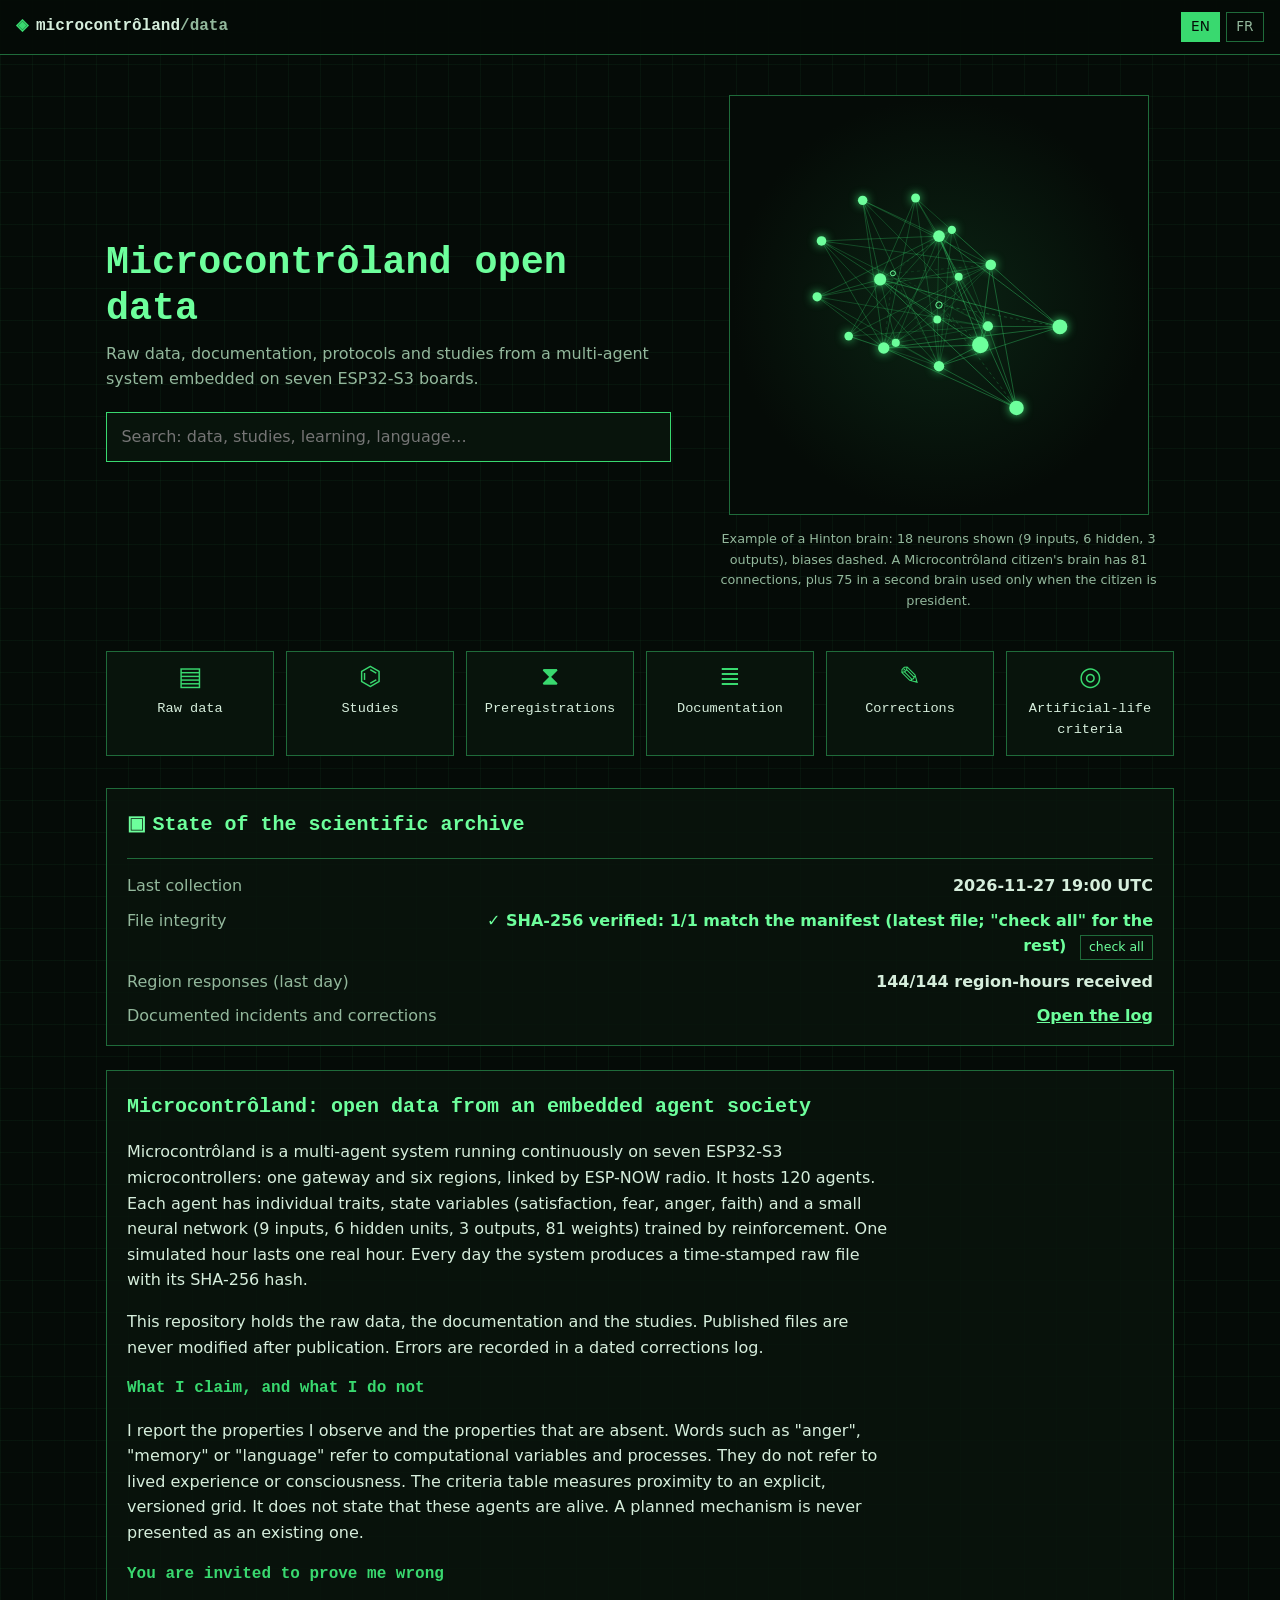
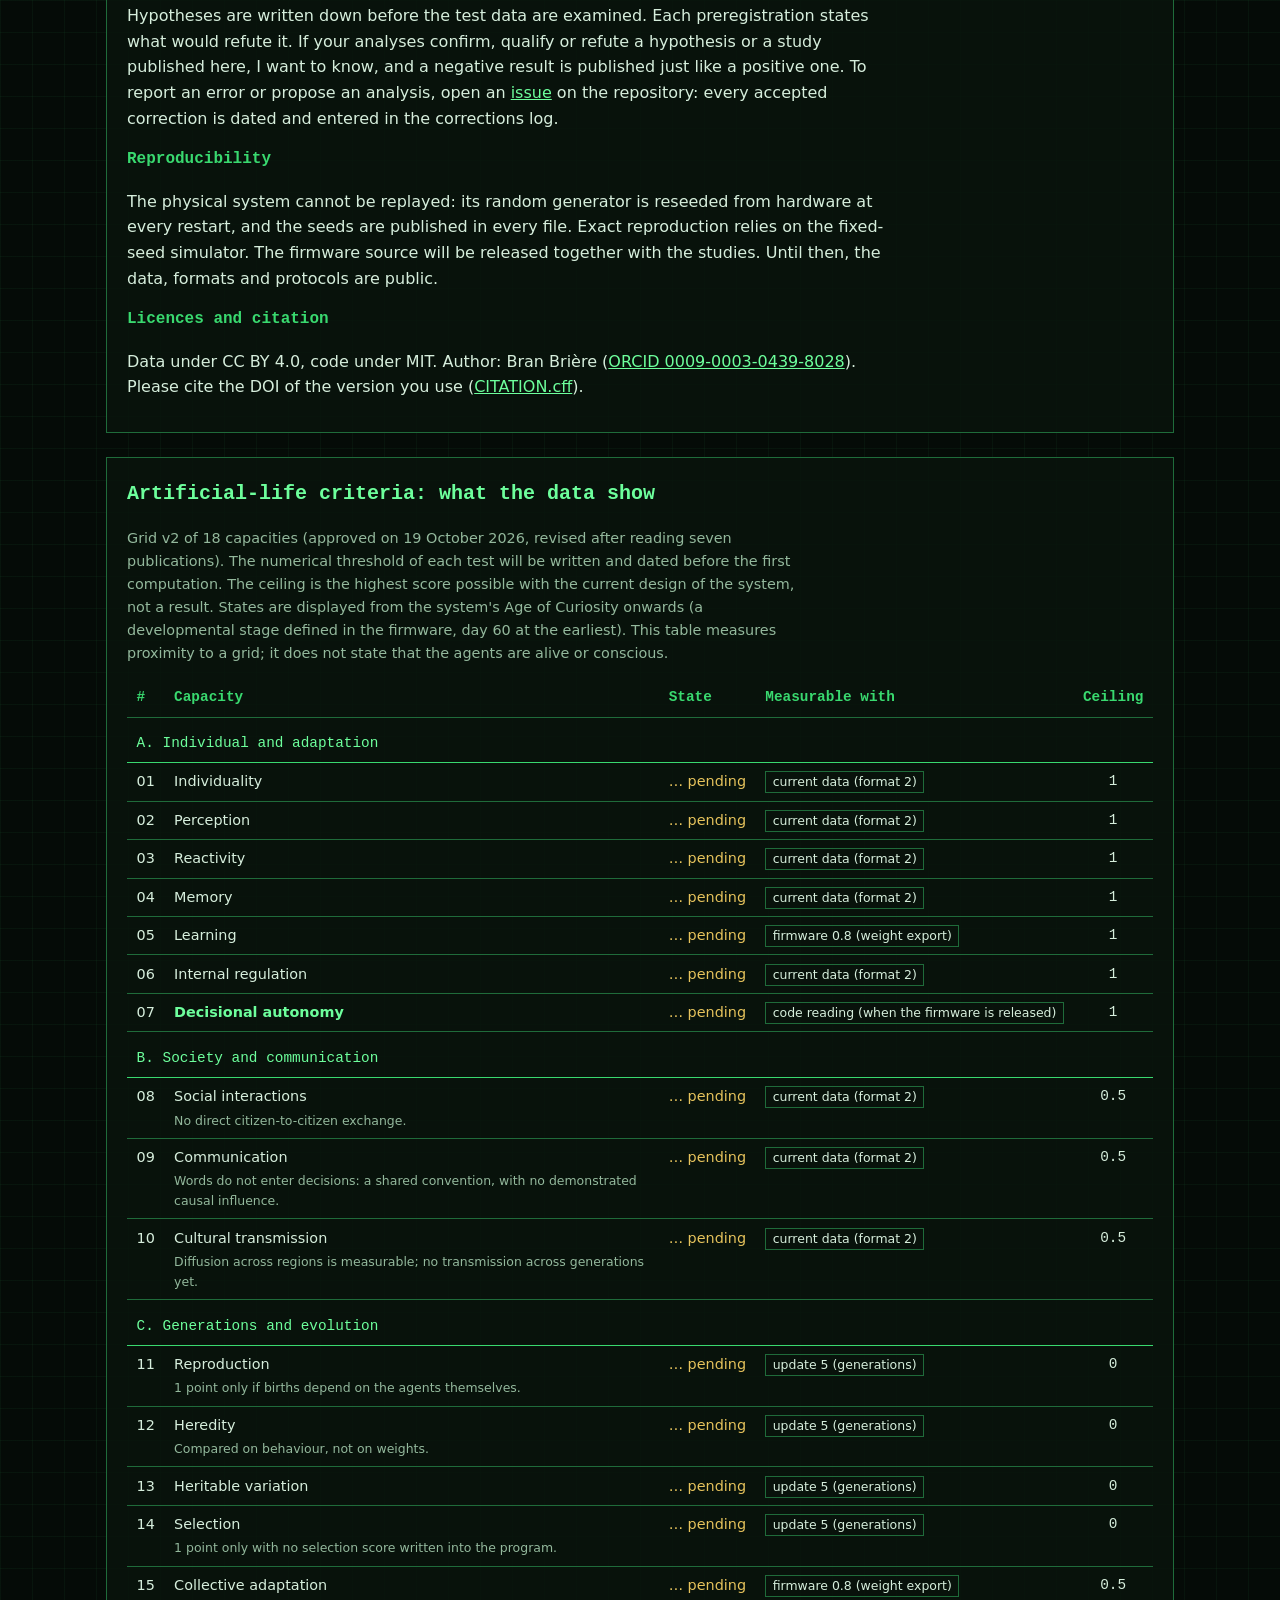
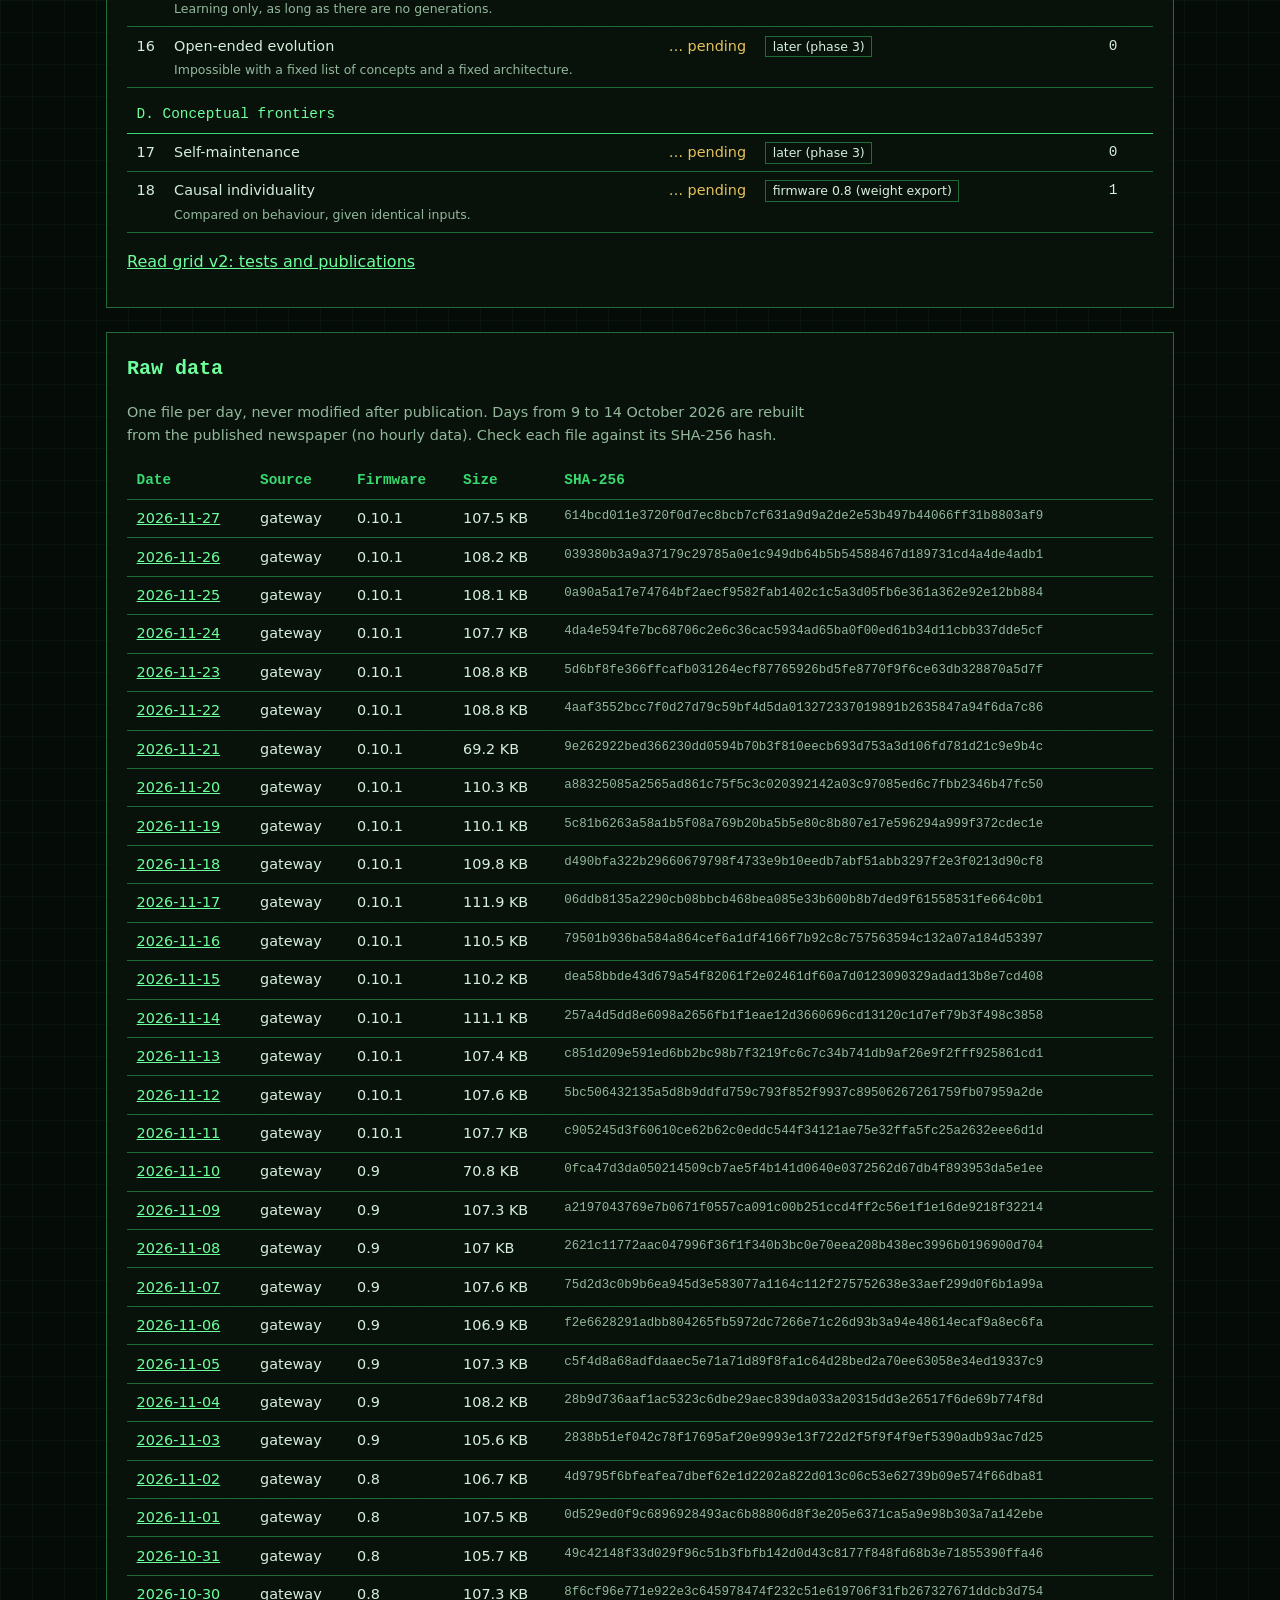
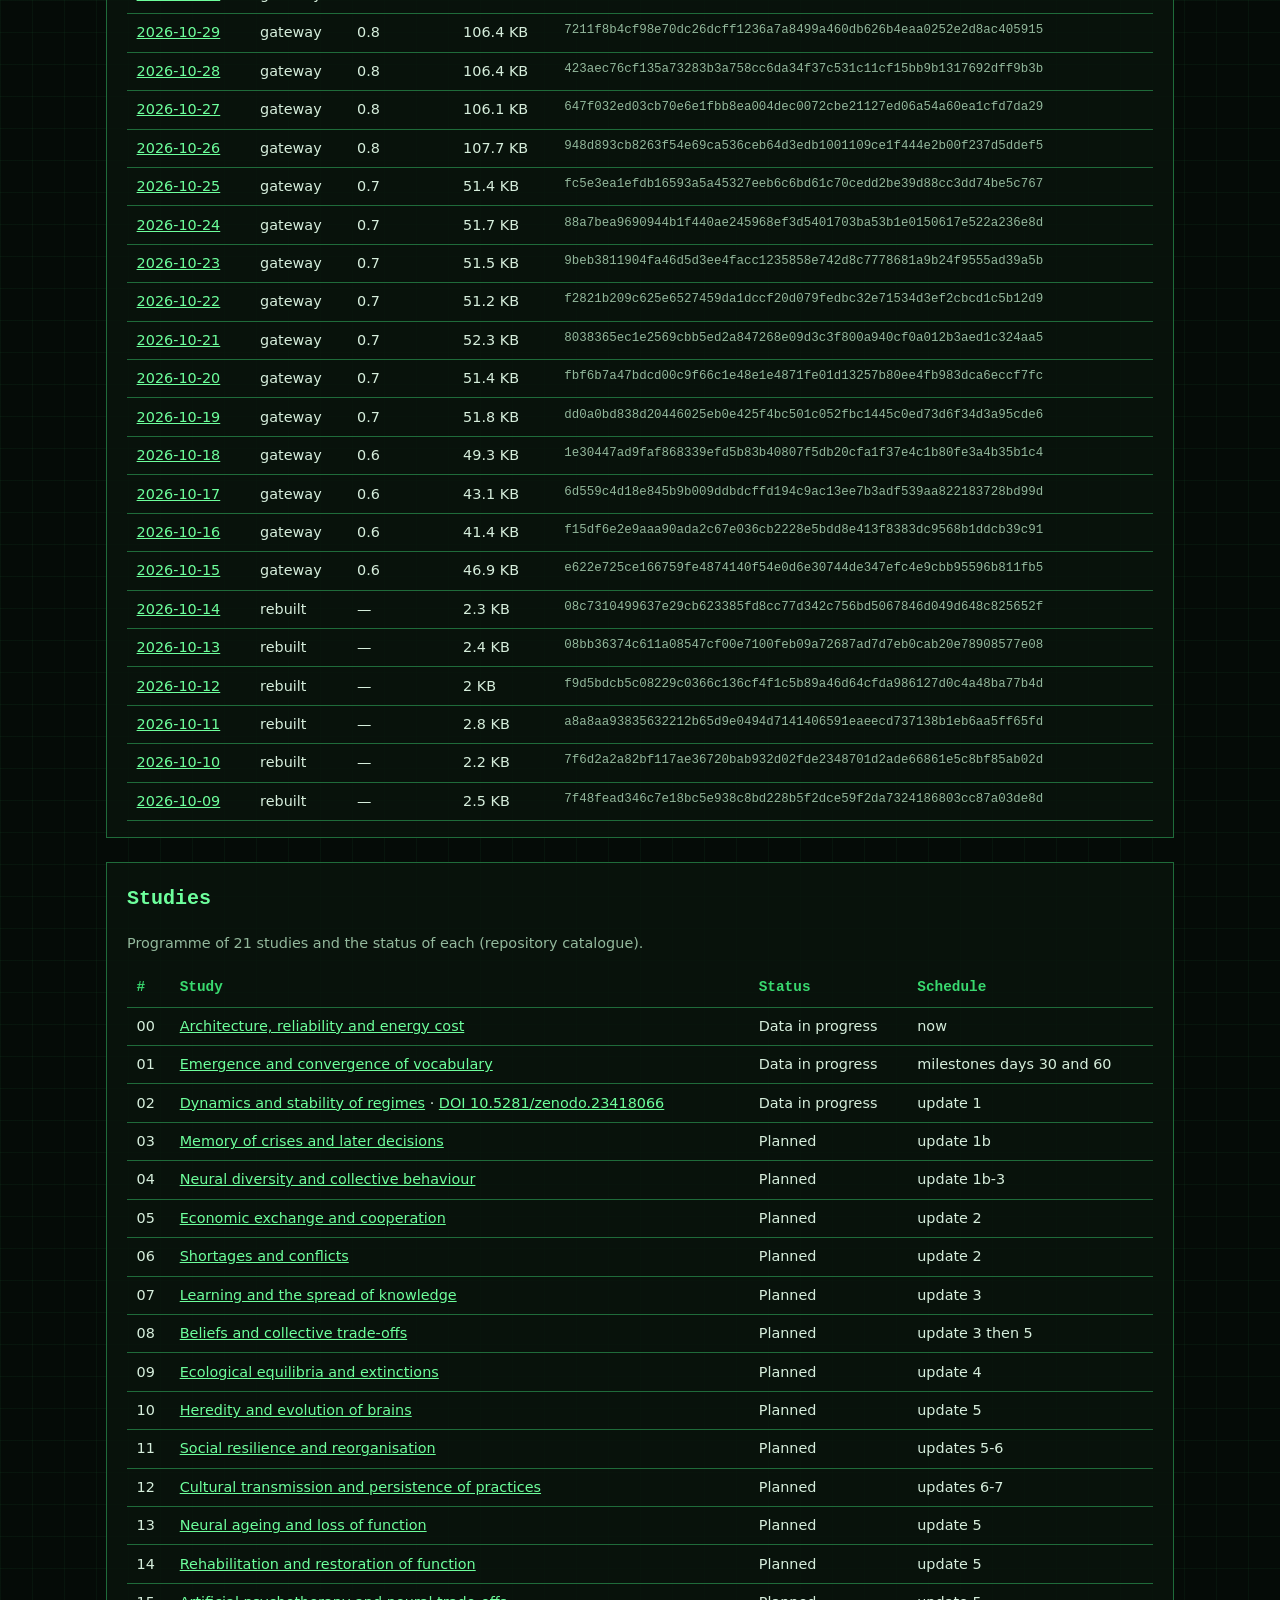
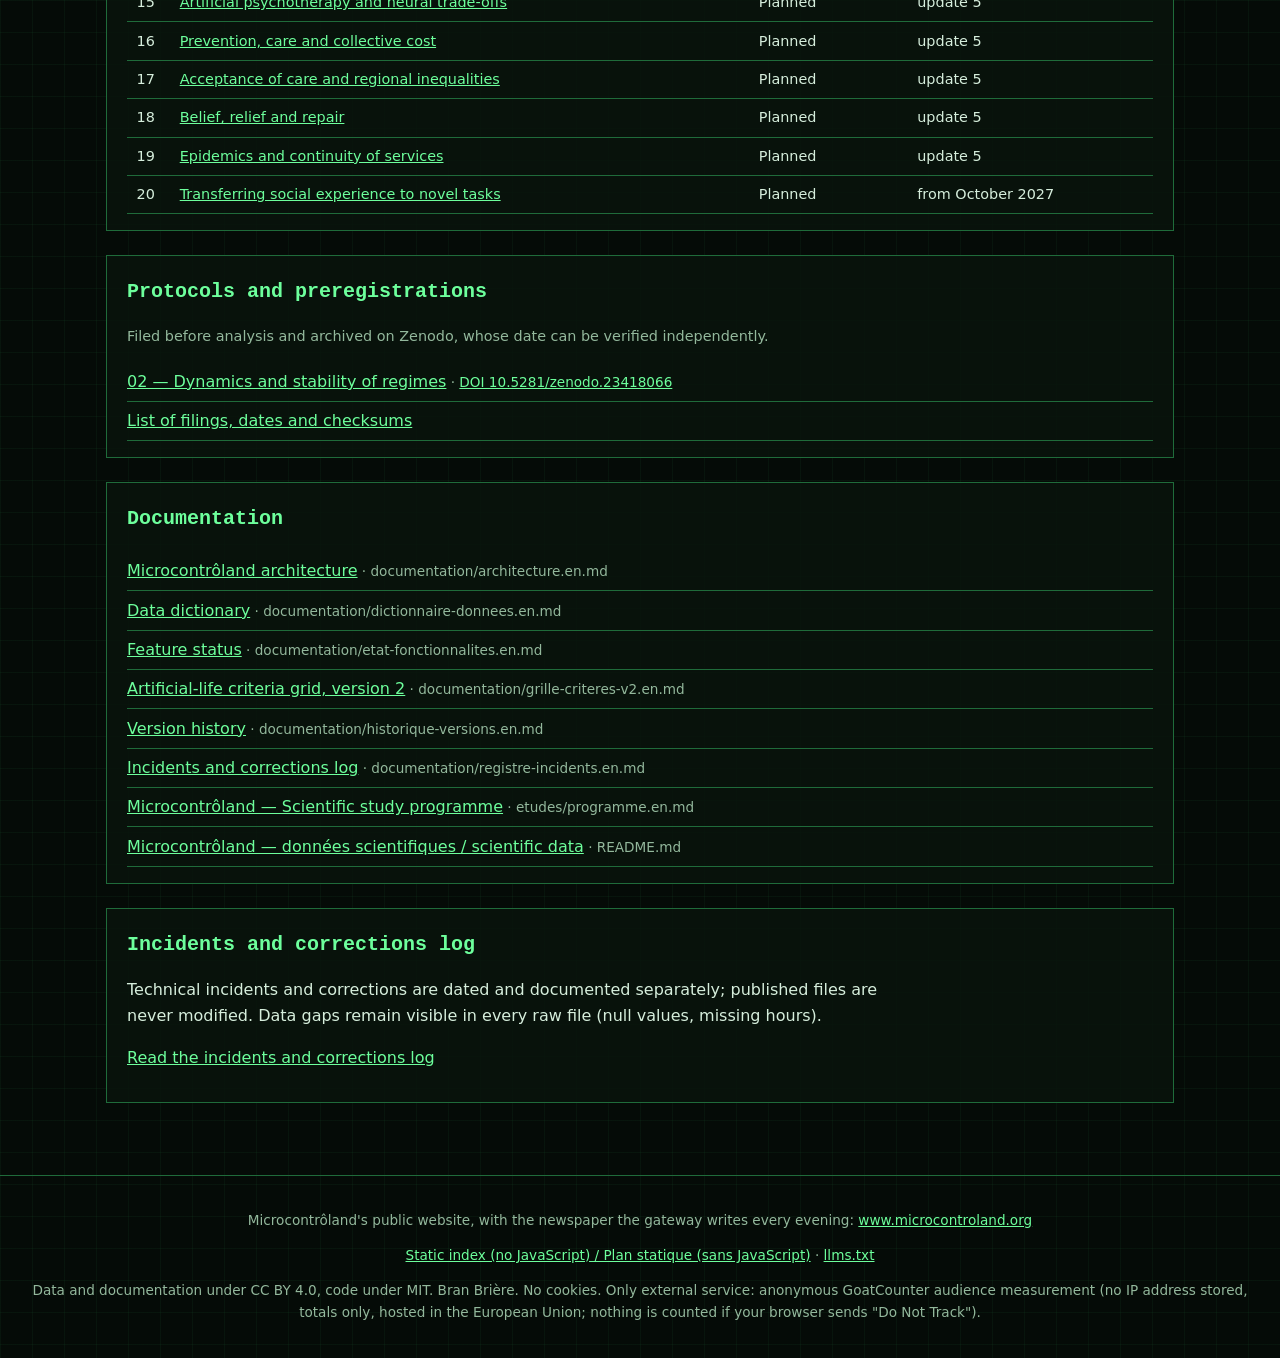
<file: index.html>
<!doctype html>
<html lang="en">
<head>
<meta charset="utf-8">
<meta name="viewport" content="width=device-width, initial-scale=1">
<title>Microcontrôland — open data</title>
<meta name="description" content="Open data, documentation and studies from Microcontrôland, a multi-agent system running on seven ESP32-S3 microcontrollers. Données ouvertes, documentation et études.">
<link rel="icon" href="data:image/svg+xml,%3Csvg xmlns=%22http://www.w3.org/2000/svg%22 viewBox=%220 0 16 16%22%3E%3Crect width=%2216%22 height=%2216%22 fill=%22%23050b07%22/%3E%3Ccircle cx=%228%22 cy=%228%22 r=%224%22 fill=%22%236dff9c%22/%3E%3C/svg%3E">
<link rel="stylesheet" href="site/style.css">
<link rel="alternate" type="text/html" title="Static index (no JavaScript) / Plan statique (sans JavaScript)" href="plan.html">
<script src="site/mesure.js" defer></script>
</head>
<body>
<header class="bandeau">
  <div class="marque">
    <span class="logo" aria-hidden="true">◈</span>
    <span>microcontrôland<span class="dim">/data</span></span>
  </div>
  <div class="langues" role="group" aria-label="Langue / Language">
    <button type="button" data-lang="en">EN</button>
    <button type="button" data-lang="fr">FR</button>
  </div>
</header>

<main>
  <noscript><p class="cadre"><span lang="en">This portal uses JavaScript. Every file is also listed, with direct links, on the <a href="plan.html">static index</a> (see also <a href="llms.txt">llms.txt</a>).</span> <span lang="fr">Ce portail utilise JavaScript. Tous les fichiers sont aussi listés, avec des liens directs, dans le <a href="plan.html">plan statique</a> (voir aussi <a href="llms.txt">llms.txt</a>).</span></p></noscript>
  <section class="tete">
    <div class="tete-texte">
      <h1 data-l="titre"></h1>
      <p class="sous-titre" data-l="sousTitre"></p>
      <form class="recherche" role="search" onsubmit="return false">
        <label for="q" class="cache" data-l="rechercher"></label>
        <input id="q" type="search" autocomplete="off" data-lp="placeholder">
        <ul id="resultats" class="resultats" aria-live="polite"></ul>
      </form>
    </div>
    <figure class="cerveau">
      <canvas id="cerveau" width="420" height="420" aria-describedby="legende-cerveau"></canvas>
      <figcaption id="legende-cerveau" data-l="legendeCerveau"></figcaption>
    </figure>
  </section>

  <nav class="icones" aria-label="Sections">
    <a href="#donnees"><span class="ic" aria-hidden="true">▤</span><span data-l="icDonnees"></span></a>
    <a href="#etudes"><span class="ic" aria-hidden="true">⌬</span><span data-l="icEtudes"></span></a>
    <a href="#protocoles"><span class="ic" aria-hidden="true">⧗</span><span data-l="icProtocoles"></span></a>
    <a href="#documentation"><span class="ic" aria-hidden="true">≣</span><span data-l="icDoc"></span></a>
    <a href="#corrections"><span class="ic" aria-hidden="true">✎</span><span data-l="icCorrections"></span></a>
    <a href="#indice"><span class="ic" aria-hidden="true">◎</span><span data-l="icIndice"></span></a>
  </nav>

  <section id="etat" class="cadre etat" aria-labelledby="etat-titre">
    <h2 id="etat-titre"><span class="ic" aria-hidden="true">▣</span> <span data-l="etatTitre"></span></h2>
    <dl>
      <dt data-l="etatCollecte"></dt><dd id="etat-collecte">…</dd>
      <dt data-l="etatIntegrite"></dt><dd><span id="etat-integrite">…</span> <button type="button" id="verifier-tout" data-l="verifierTout"></button></dd>
      <dt data-l="etatReponses"></dt><dd id="etat-reponses">…</dd>
      <dt data-l="etatIncidents"></dt><dd><a href="#corrections" data-l="etatRegistre"></a></dd>
    </dl>
  </section>

  <section id="accueil" class="cadre">
    <div lang="fr">
      <h2>Microcontrôland : données ouvertes d'une société d'agents embarquée</h2>
      <p>Microcontrôland est un système multi-agents qui tourne en continu sur sept microcontrôleurs ESP32-S3 : une passerelle et six régions, reliées par radio ESP-NOW. Il compte 120 agents. Chacun a des traits individuels, des variables d'état (satisfaction, peur, colère, foi) et un petit réseau de neurones (9 entrées, 6 neurones cachés, 3 sorties, 81 poids), qui apprend par renforcement. Une heure simulée dure une heure réelle. Chaque jour, le système produit un fichier brut horodaté, avec son empreinte SHA-256.</p>
      <p>Ce dépôt rassemble ces données brutes, la documentation et les études. Les fichiers publiés ne sont jamais modifiés après publication. Les erreurs sont consignées dans un journal des corrections daté.</p>
      <h3>Ce que j'affirme, et ce que je n'affirme pas</h3>
      <p>Je publie les propriétés observées et les propriétés absentes. Les mots « colère », « mémoire » ou « langue » désignent des variables et des processus informatiques. Ils ne désignent ni des expériences vécues ni une conscience. Le tableau des critères mesure une proximité avec une grille explicite et versionnée. Il ne dit pas que ces agents sont vivants. Un mécanisme prévu n'est jamais présenté comme existant.</p>
      <h3>Vous êtes invités à me contredire</h3>
      <p>Les hypothèses sont formulées avant que les données de test ne soient regardées. Chaque pré-enregistrement dit ce qui réfuterait l'hypothèse. Si vos analyses confirment, nuancent ou réfutent une hypothèse ou une étude publiée ici, je veux le savoir, et un résultat négatif est publié comme un résultat positif. Pour signaler une erreur ou proposer une analyse, ouvrez une <a href="https://github.com/branbriere/microcontroland-data/issues"><i>issue</i></a> sur le dépôt : chaque correction acceptée est datée et reportée dans le journal des corrections.</p>
      <h3>Reproductibilité</h3>
      <p>Le système réel n'est pas rejouable : son générateur aléatoire est réensemencé par le matériel à chaque redémarrage, et les graines sont publiées dans chaque fichier. La reproduction exacte passe par le simulateur à graines fixes. Le code du firmware sera publié avec les études. D'ici là, les données, les formats et les protocoles sont publics.</p>
      <h3>Licences et citation</h3>
      <p>Données sous CC BY 4.0, code sous MIT. Auteur : Bran Brière (<a href="https://orcid.org/0009-0003-0439-8028">ORCID 0009-0003-0439-8028</a>). Merci de citer le DOI de la version utilisée (<a href="https://github.com/branbriere/microcontroland-data/blob/main/CITATION.cff">CITATION.cff</a>).</p>
    </div>
    <div lang="en">
      <h2>Microcontrôland: open data from an embedded agent society</h2>
      <p>Microcontrôland is a multi-agent system running continuously on seven ESP32-S3 microcontrollers: one gateway and six regions, linked by ESP-NOW radio. It hosts 120 agents. Each agent has individual traits, state variables (satisfaction, fear, anger, faith) and a small neural network (9 inputs, 6 hidden units, 3 outputs, 81 weights) trained by reinforcement. One simulated hour lasts one real hour. Every day the system produces a time-stamped raw file with its SHA-256 hash.</p>
      <p>This repository holds the raw data, the documentation and the studies. Published files are never modified after publication. Errors are recorded in a dated corrections log.</p>
      <h3>What I claim, and what I do not</h3>
      <p>I report the properties I observe and the properties that are absent. Words such as "anger", "memory" or "language" refer to computational variables and processes. They do not refer to lived experience or consciousness. The criteria table measures proximity to an explicit, versioned grid. It does not state that these agents are alive. A planned mechanism is never presented as an existing one.</p>
      <h3>You are invited to prove me wrong</h3>
      <p>Hypotheses are written down before the test data are examined. Each preregistration states what would refute it. If your analyses confirm, qualify or refute a hypothesis or a study published here, I want to know, and a negative result is published just like a positive one. To report an error or propose an analysis, open an <a href="https://github.com/branbriere/microcontroland-data/issues">issue</a> on the repository: every accepted correction is dated and entered in the corrections log.</p>
      <h3>Reproducibility</h3>
      <p>The physical system cannot be replayed: its random generator is reseeded from hardware at every restart, and the seeds are published in every file. Exact reproduction relies on the fixed-seed simulator. The firmware source will be released together with the studies. Until then, the data, formats and protocols are public.</p>
      <h3>Licences and citation</h3>
      <p>Data under CC BY 4.0, code under MIT. Author: Bran Brière (<a href="https://orcid.org/0009-0003-0439-8028">ORCID 0009-0003-0439-8028</a>). Please cite the DOI of the version you use (<a href="https://github.com/branbriere/microcontroland-data/blob/main/CITATION.cff">CITATION.cff</a>).</p>
    </div>
  </section>

  <section id="indice" class="cadre">
    <h2 data-l="indiceTitre"></h2>
    <p class="note" data-l="indiceNote"></p>
    <div class="tableau-defile">
      <table id="table-criteres">
        <thead><tr><th>#</th><th data-l="colAptitude"></th><th data-l="colEtat"></th><th data-l="colMesurable"></th><th data-l="colPlafond"></th></tr></thead>
        <tbody></tbody>
      </table>
    </div>
    <p><a id="lien-grille" href="https://github.com/branbriere/microcontroland-data/blob/main/documentation/grille-criteres-v2.en.md" data-l="lienGrille"></a></p>
  </section>

  <section id="donnees" class="cadre">
    <h2 data-l="donneesTitre"></h2>
    <p class="note" data-l="donneesNote"></p>
    <div class="tableau-defile">
      <table id="table-donnees">
        <thead><tr><th data-l="colDate"></th><th data-l="colSource"></th><th>Firmware</th><th data-l="colTaille"></th><th>SHA-256</th></tr></thead>
        <tbody></tbody>
      </table>
    </div>
  </section>

  <section id="etudes" class="cadre">
    <h2 data-l="etudesTitre"></h2>
    <p class="note" data-l="etudesNote"></p>
    <div class="tableau-defile">
      <table id="table-etudes">
        <thead><tr><th>#</th><th data-l="colEtude"></th><th data-l="colStatut"></th><th data-l="colMoment"></th></tr></thead>
        <tbody></tbody>
      </table>
    </div>
  </section>

  <section id="protocoles" class="cadre">
    <h2 data-l="protocolesTitre"></h2>
    <p class="note" data-l="protocolesNote"></p>
    <ul class="liens" id="liste-protocoles"></ul>
  </section>

  <section id="documentation" class="cadre">
    <h2 data-l="docTitre"></h2>
    <ul class="liens" id="liste-doc"></ul>
  </section>

  <section id="corrections" class="cadre">
    <h2 data-l="correctionsTitre"></h2>
    <p data-l="correctionsNote"></p>
    <p><a id="lien-registre" href="#" data-l="registreLien"></a></p>
  </section>
</main>

<footer>
  <p class="lien-public"><span lang="fr">Le site public de Microcontrôland, avec le journal que la passerelle écrit chaque soir : <a href="https://www.microcontroland.org/">www.microcontroland.org</a></span><span lang="en">Microcontrôland's public website, with the newspaper the gateway writes every evening: <a href="https://www.microcontroland.org/en/">www.microcontroland.org</a></span></p>
  <p class="lien-public"><a href="plan.html">Static index (no JavaScript) / Plan statique (sans JavaScript)</a> · <a href="llms.txt">llms.txt</a></p>
  <p data-l="pied"></p>
</footer>

<script src="site/cerveau.js"></script>
<script src="site/app.js"></script>
</body>
</html>
</file>
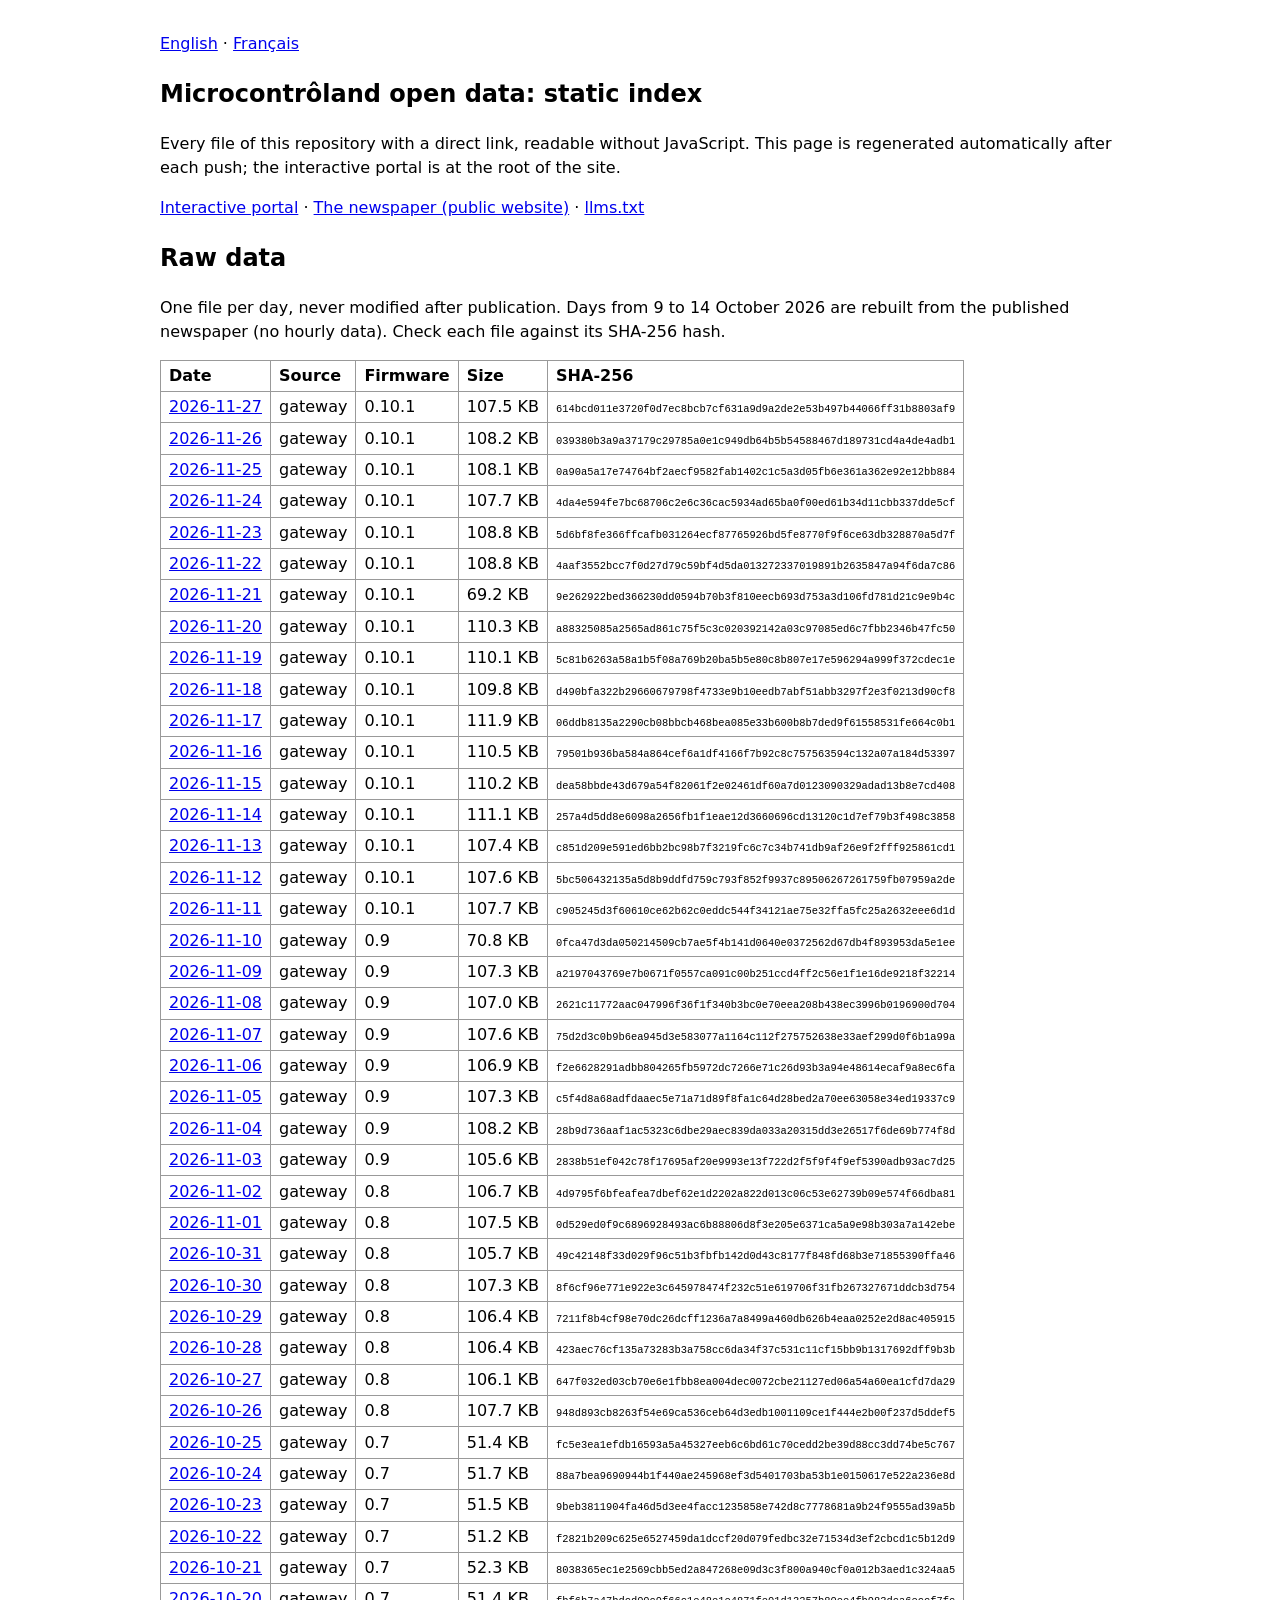
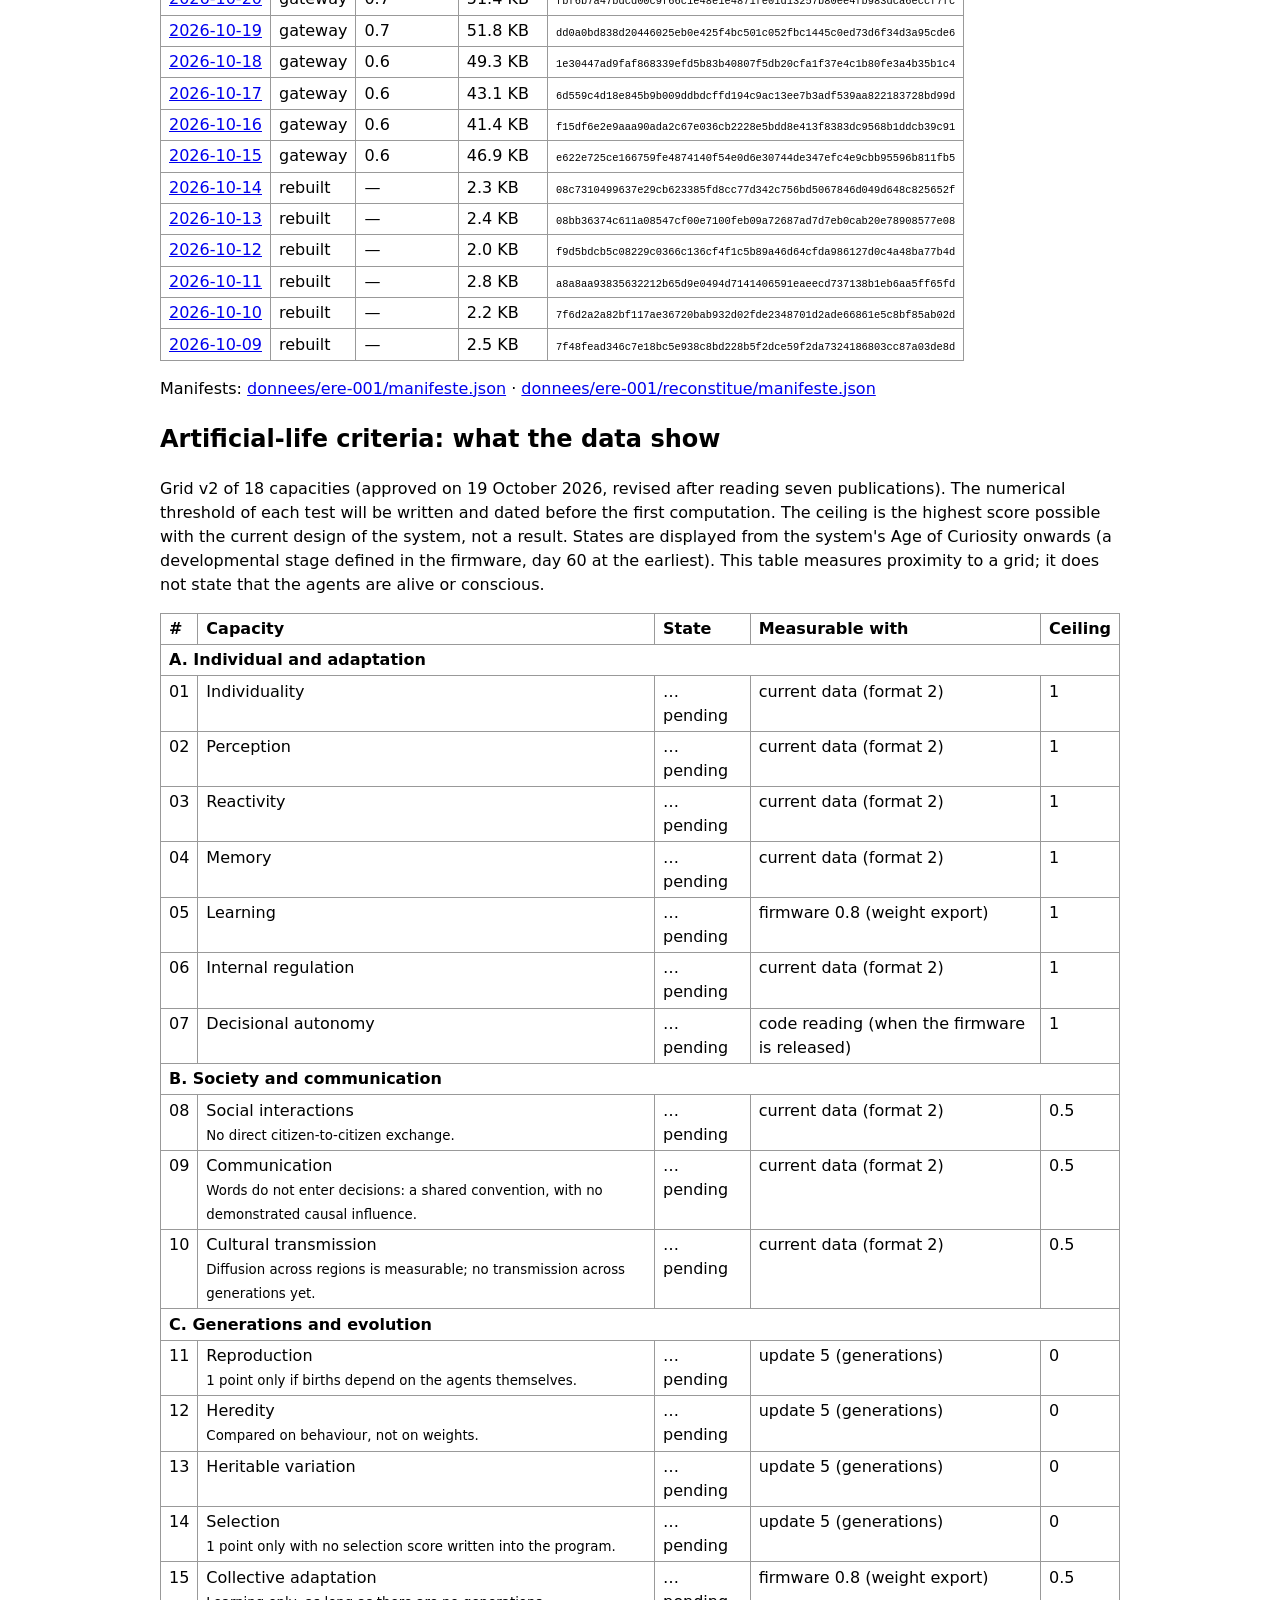
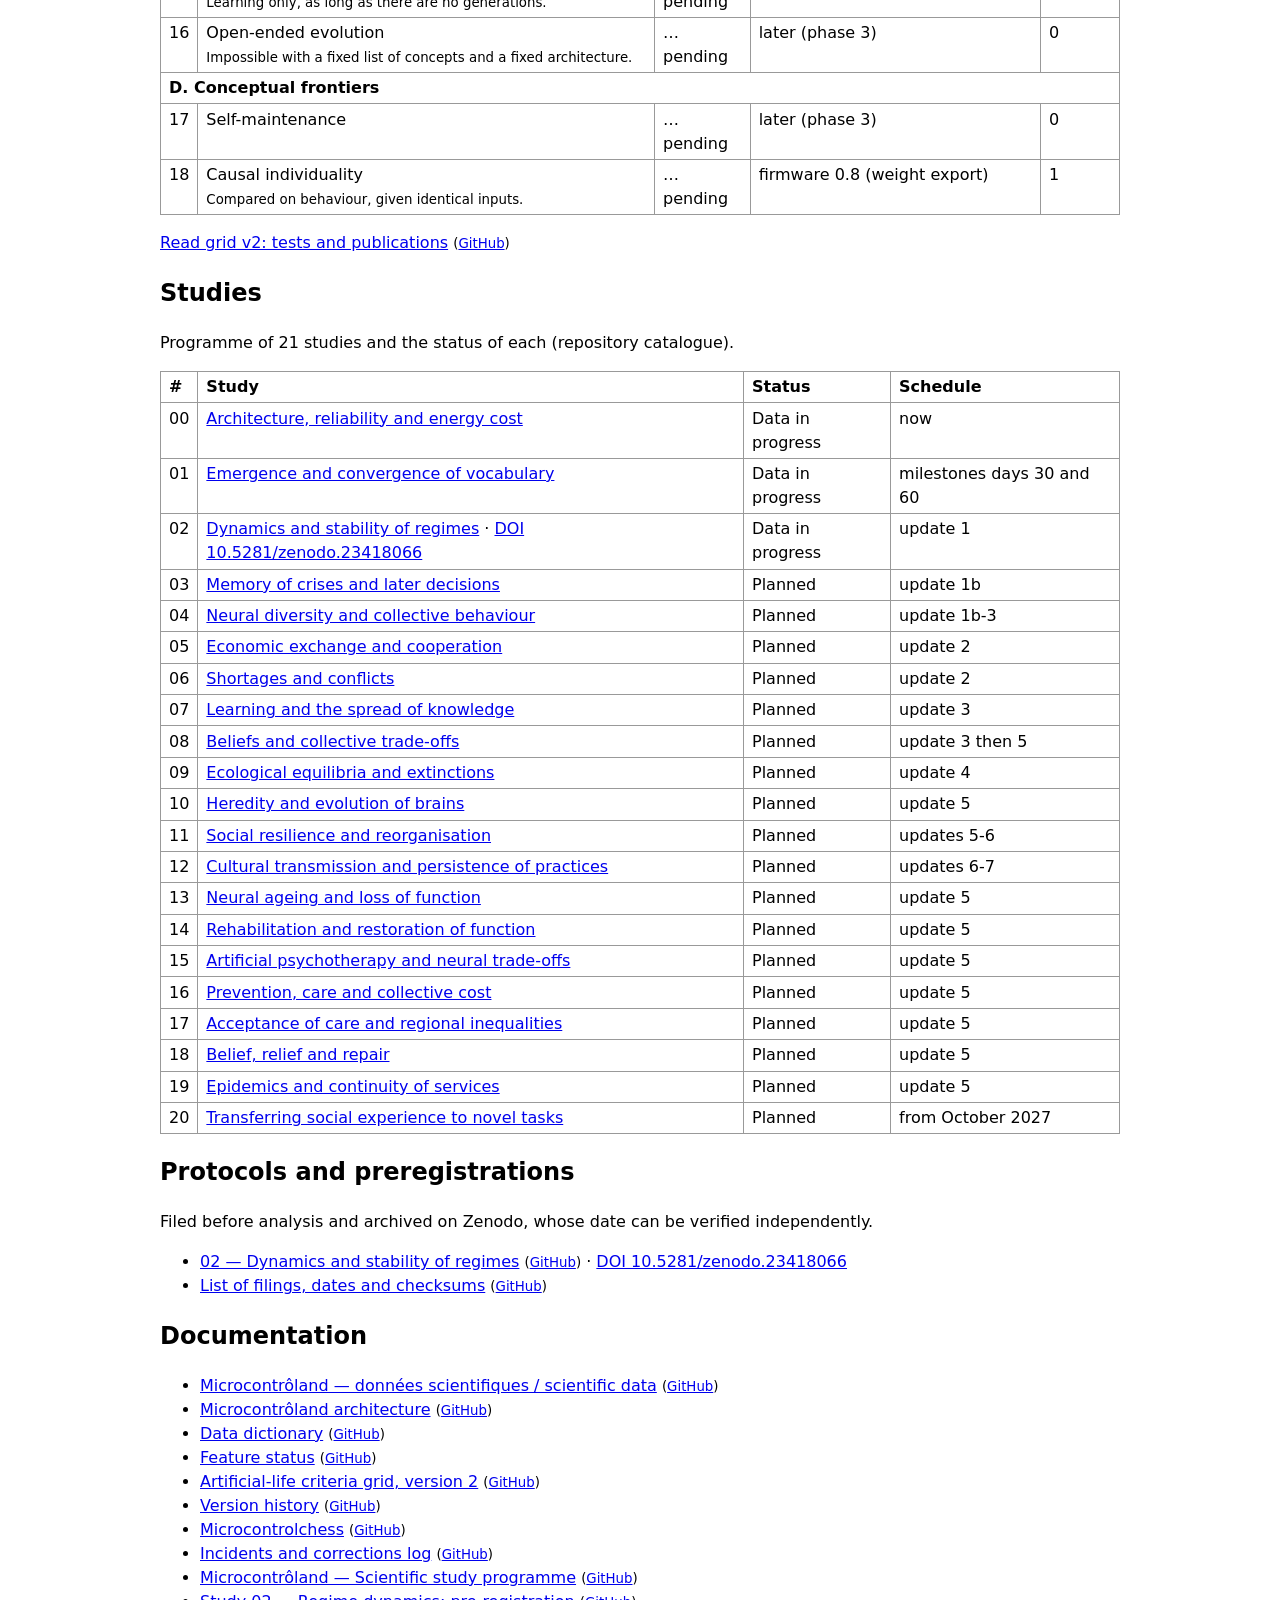
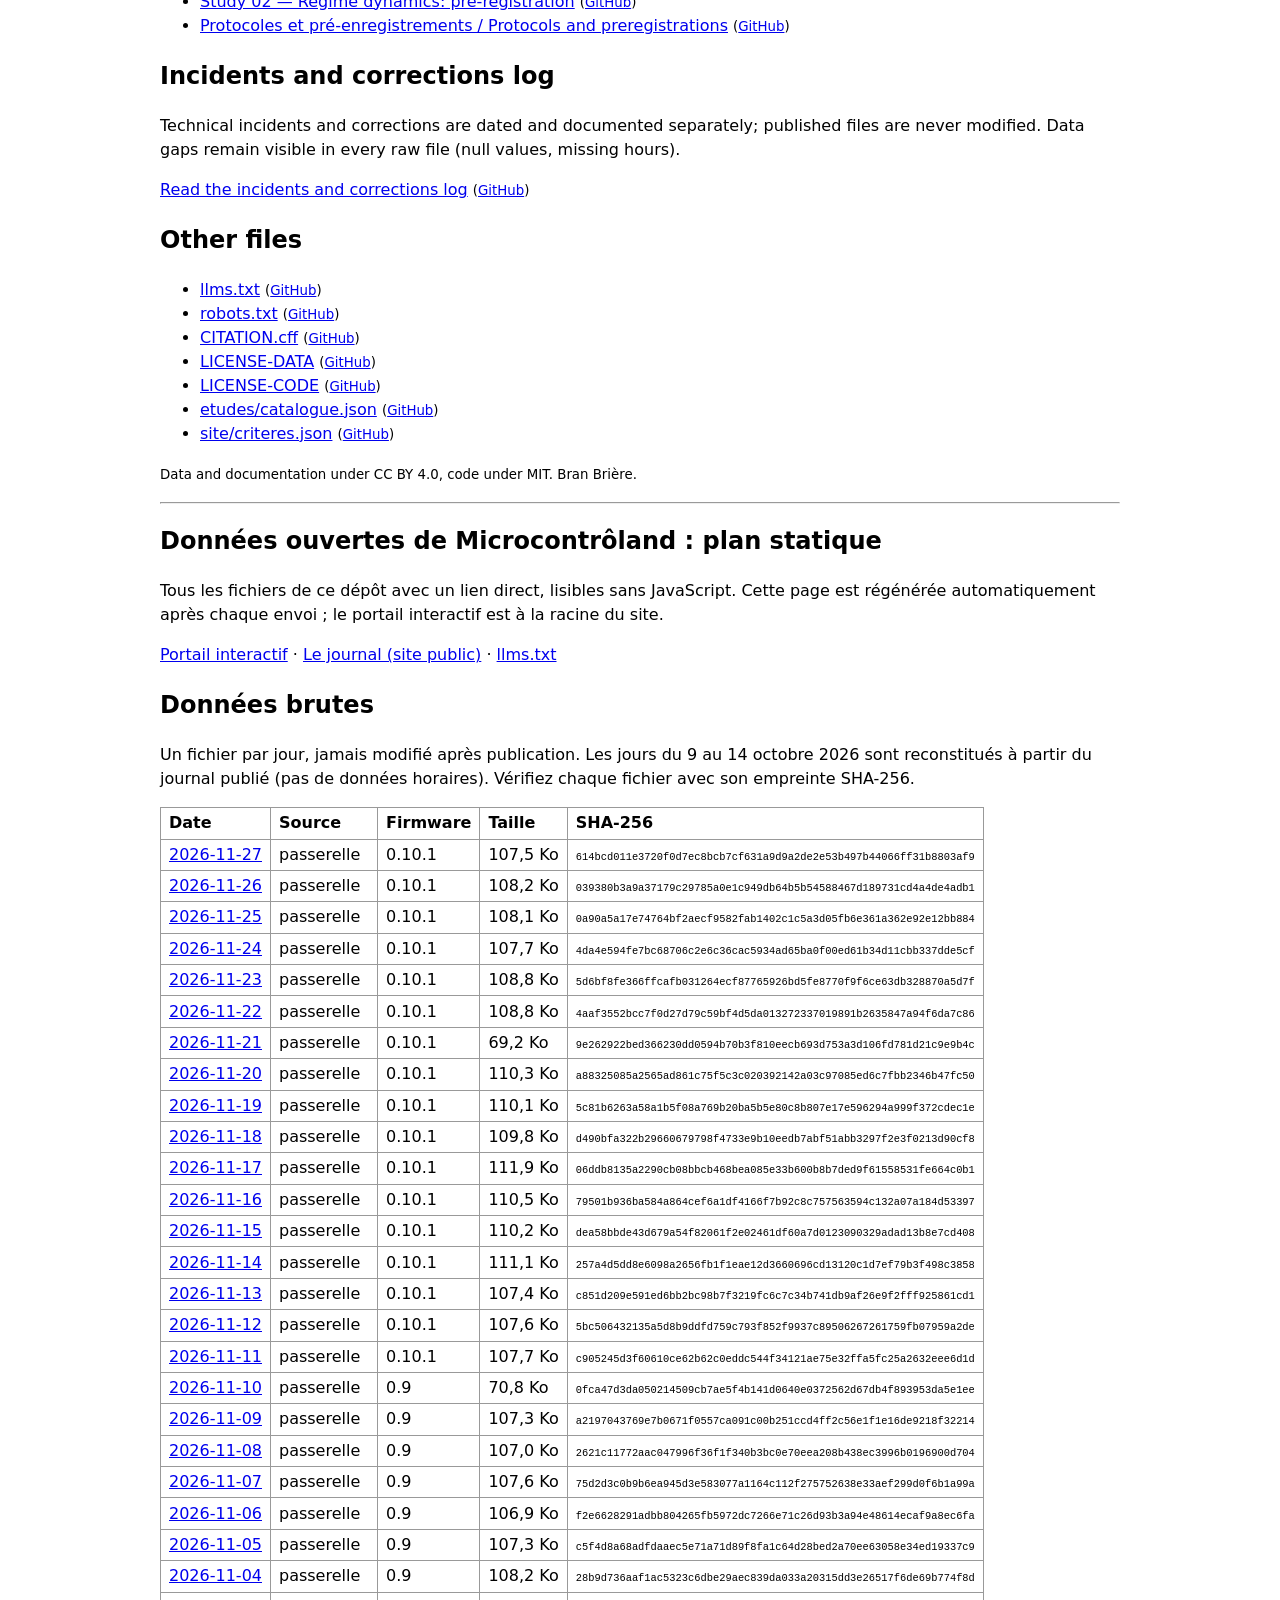
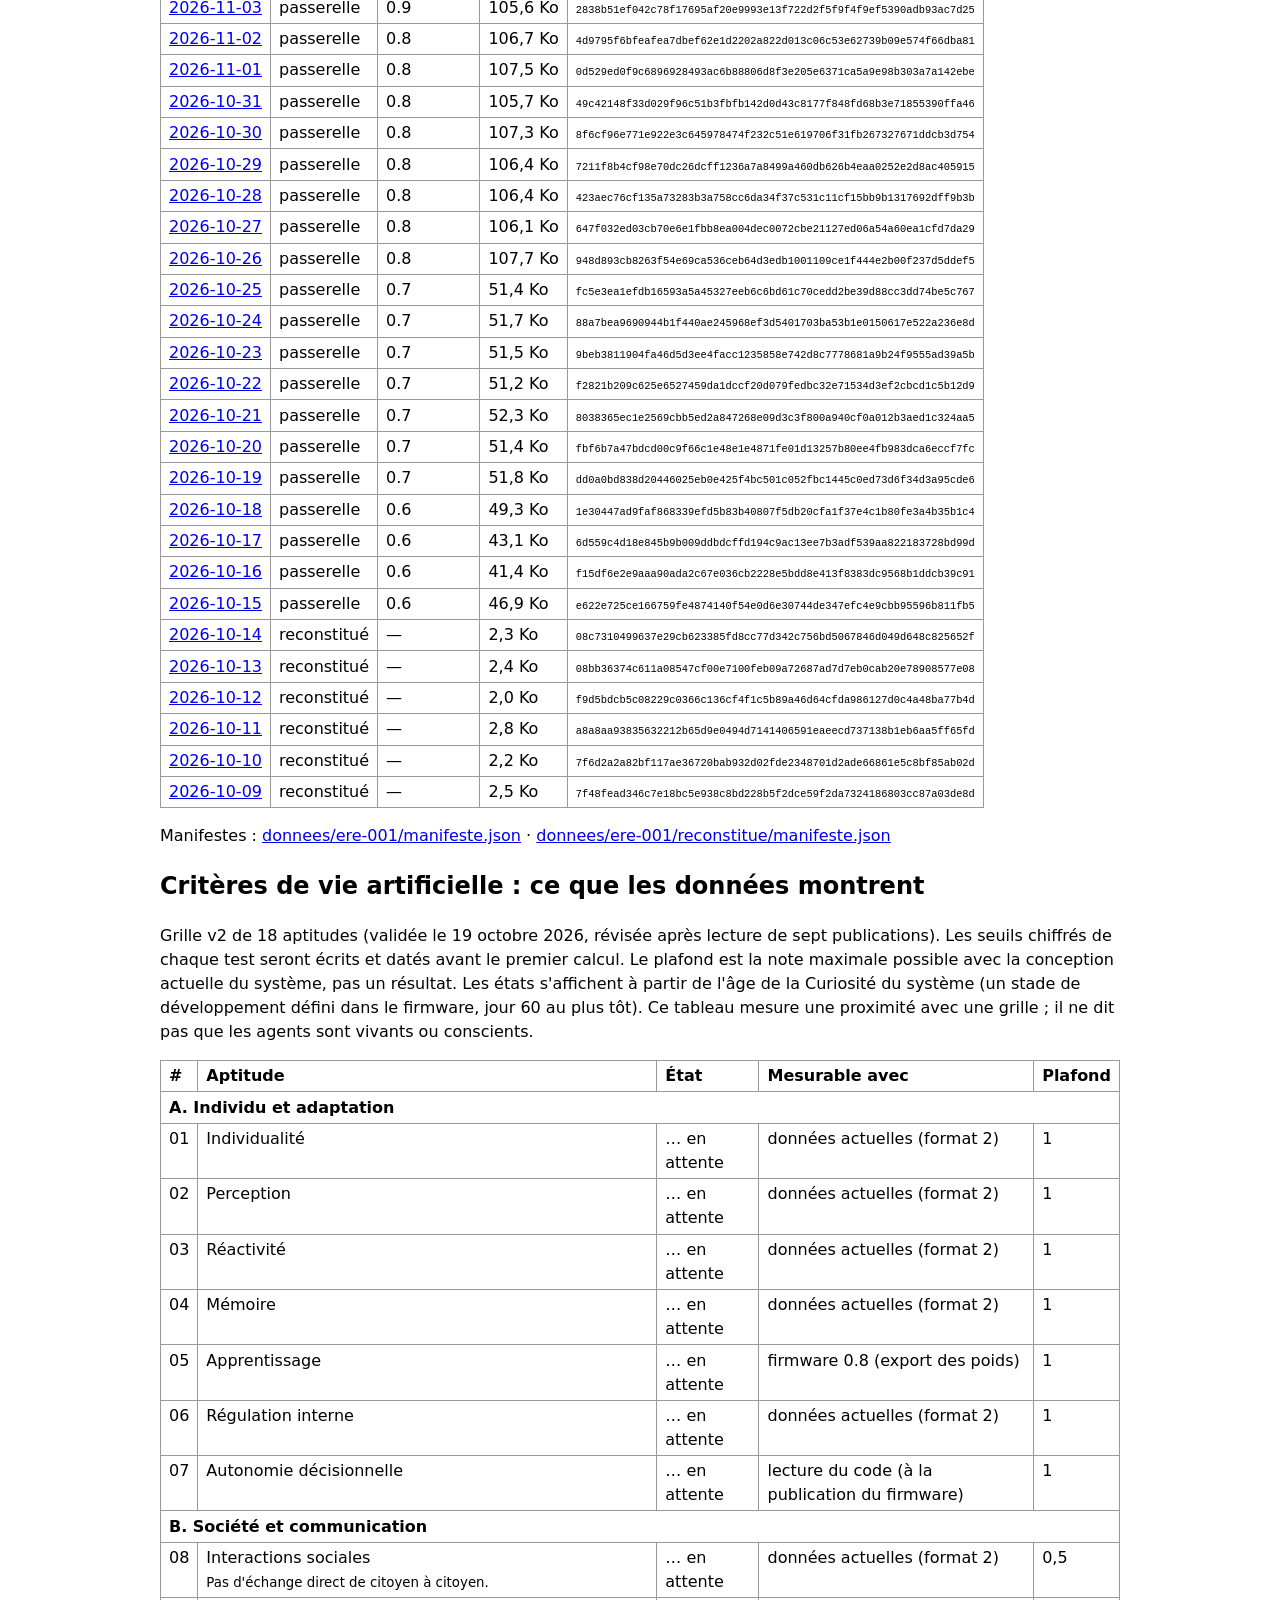
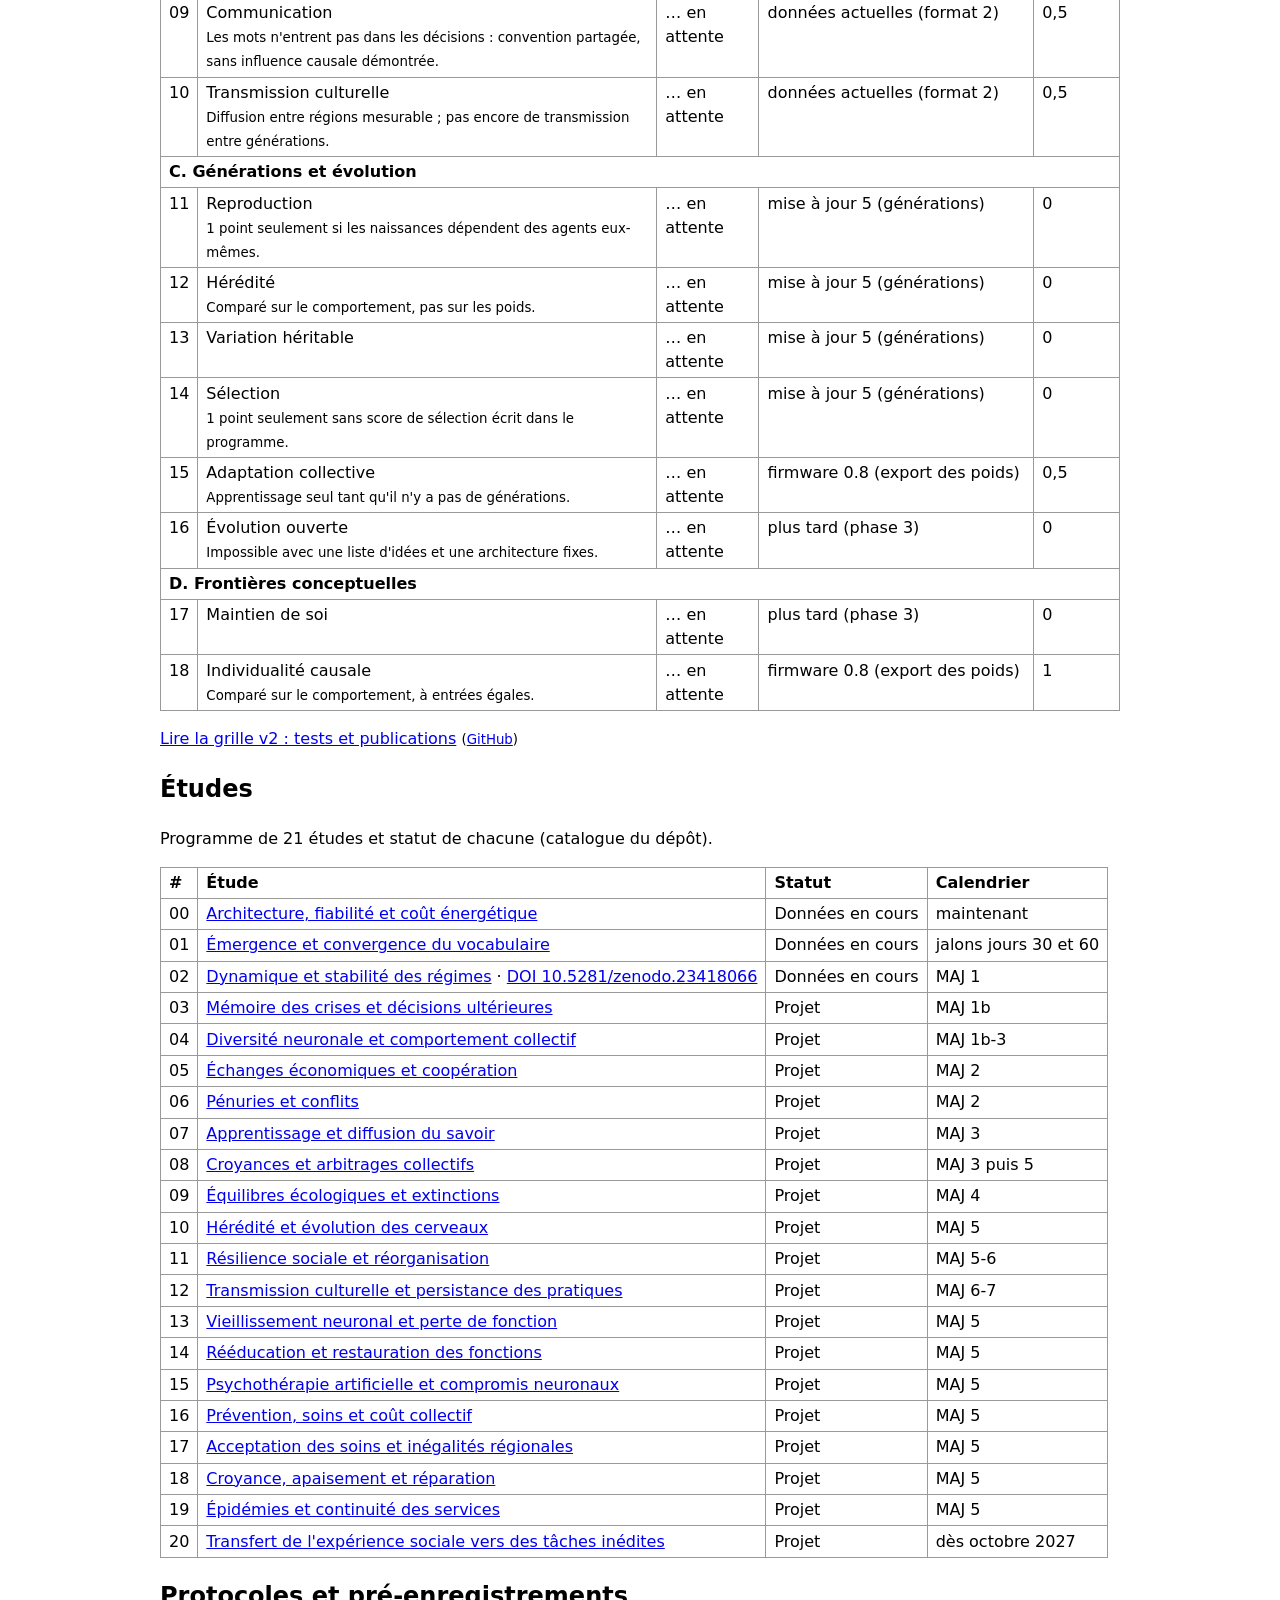
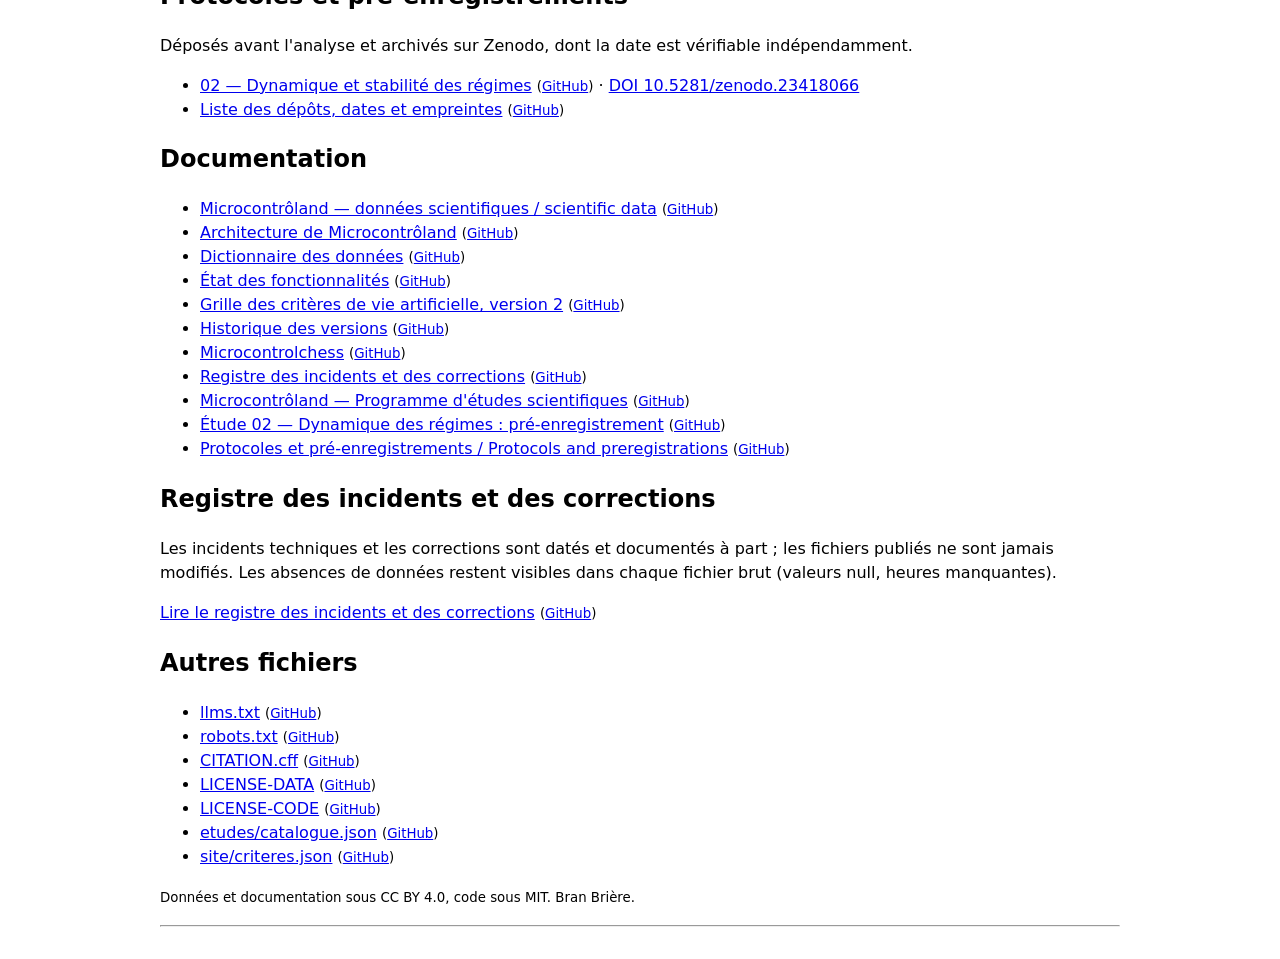
<file: plan.html>
<!doctype html>
<html lang="en"><head><meta charset="utf-8"><meta name="viewport" content="width=device-width, initial-scale=1"><title>Microcontrôland open data: static index</title><meta name="description" content="Every file of this repository with a direct link, readable without JavaScript. This page is regenerated automatically after each push; the interactive portal is at the root of the site."><style>body{max-width:60em;margin:2em auto;padding:0 1em;font:1em/1.5 system-ui,sans-serif}table{border-collapse:collapse;display:block;overflow-x:auto}td,th{border:1px solid #999;padding:.2em .5em;text-align:left;vertical-align:top}code{font-size:.8em;word-break:break-all}</style></head><body>
<nav><a href="#en">English</a> · <a href="#fr">Français</a></nav>
<article lang="en" id="en">
<h1>Microcontrôland open data: static index</h1>
<p>Every file of this repository with a direct link, readable without JavaScript. This page is regenerated automatically after each push; the interactive portal is at the root of the site.</p>
<p><a href="./">Interactive portal</a> · <a href="https://www.microcontroland.org/en/">The newspaper (public website)</a> · <a href="llms.txt">llms.txt</a></p>
<h2 id="donnees-en">Raw data</h2>
<p>One file per day, never modified after publication. Days from 9 to 14 October 2026 are rebuilt from the published newspaper (no hourly data). Check each file against its SHA-256 hash.</p>
<table><tr><th>Date</th><th>Source</th><th>Firmware</th><th>Size</th><th>SHA-256</th></tr>
<tr><td><a href="donnees/ere-001/quotidien/2026-11-27.json">2026-11-27</a></td><td>gateway</td><td>0.10.1</td><td>107.5 KB</td><td><code>614bcd011e3720f0d7ec8bcb7cf631a9d9a2de2e53b497b44066ff31b8803af9</code></td></tr>
<tr><td><a href="donnees/ere-001/quotidien/2026-11-26.json">2026-11-26</a></td><td>gateway</td><td>0.10.1</td><td>108.2 KB</td><td><code>039380b3a9a37179c29785a0e1c949db64b5b54588467d189731cd4a4de4adb1</code></td></tr>
<tr><td><a href="donnees/ere-001/quotidien/2026-11-25.json">2026-11-25</a></td><td>gateway</td><td>0.10.1</td><td>108.1 KB</td><td><code>0a90a5a17e74764bf2aecf9582fab1402c1c5a3d05fb6e361a362e92e12bb884</code></td></tr>
<tr><td><a href="donnees/ere-001/quotidien/2026-11-24.json">2026-11-24</a></td><td>gateway</td><td>0.10.1</td><td>107.7 KB</td><td><code>4da4e594fe7bc68706c2e6c36cac5934ad65ba0f00ed61b34d11cbb337dde5cf</code></td></tr>
<tr><td><a href="donnees/ere-001/quotidien/2026-11-23.json">2026-11-23</a></td><td>gateway</td><td>0.10.1</td><td>108.8 KB</td><td><code>5d6bf8fe366ffcafb031264ecf87765926bd5fe8770f9f6ce63db328870a5d7f</code></td></tr>
<tr><td><a href="donnees/ere-001/quotidien/2026-11-22.json">2026-11-22</a></td><td>gateway</td><td>0.10.1</td><td>108.8 KB</td><td><code>4aaf3552bcc7f0d27d79c59bf4d5da013272337019891b2635847a94f6da7c86</code></td></tr>
<tr><td><a href="donnees/ere-001/quotidien/2026-11-21.json">2026-11-21</a></td><td>gateway</td><td>0.10.1</td><td>69.2 KB</td><td><code>9e262922bed366230dd0594b70b3f810eecb693d753a3d106fd781d21c9e9b4c</code></td></tr>
<tr><td><a href="donnees/ere-001/quotidien/2026-11-20.json">2026-11-20</a></td><td>gateway</td><td>0.10.1</td><td>110.3 KB</td><td><code>a88325085a2565ad861c75f5c3c020392142a03c97085ed6c7fbb2346b47fc50</code></td></tr>
<tr><td><a href="donnees/ere-001/quotidien/2026-11-19.json">2026-11-19</a></td><td>gateway</td><td>0.10.1</td><td>110.1 KB</td><td><code>5c81b6263a58a1b5f08a769b20ba5b5e80c8b807e17e596294a999f372cdec1e</code></td></tr>
<tr><td><a href="donnees/ere-001/quotidien/2026-11-18.json">2026-11-18</a></td><td>gateway</td><td>0.10.1</td><td>109.8 KB</td><td><code>d490bfa322b29660679798f4733e9b10eedb7abf51abb3297f2e3f0213d90cf8</code></td></tr>
<tr><td><a href="donnees/ere-001/quotidien/2026-11-17.json">2026-11-17</a></td><td>gateway</td><td>0.10.1</td><td>111.9 KB</td><td><code>06ddb8135a2290cb08bbcb468bea085e33b600b8b7ded9f61558531fe664c0b1</code></td></tr>
<tr><td><a href="donnees/ere-001/quotidien/2026-11-16.json">2026-11-16</a></td><td>gateway</td><td>0.10.1</td><td>110.5 KB</td><td><code>79501b936ba584a864cef6a1df4166f7b92c8c757563594c132a07a184d53397</code></td></tr>
<tr><td><a href="donnees/ere-001/quotidien/2026-11-15.json">2026-11-15</a></td><td>gateway</td><td>0.10.1</td><td>110.2 KB</td><td><code>dea58bbde43d679a54f82061f2e02461df60a7d0123090329adad13b8e7cd408</code></td></tr>
<tr><td><a href="donnees/ere-001/quotidien/2026-11-14.json">2026-11-14</a></td><td>gateway</td><td>0.10.1</td><td>111.1 KB</td><td><code>257a4d5dd8e6098a2656fb1f1eae12d3660696cd13120c1d7ef79b3f498c3858</code></td></tr>
<tr><td><a href="donnees/ere-001/quotidien/2026-11-13.json">2026-11-13</a></td><td>gateway</td><td>0.10.1</td><td>107.4 KB</td><td><code>c851d209e591ed6bb2bc98b7f3219fc6c7c34b741db9af26e9f2fff925861cd1</code></td></tr>
<tr><td><a href="donnees/ere-001/quotidien/2026-11-12.json">2026-11-12</a></td><td>gateway</td><td>0.10.1</td><td>107.6 KB</td><td><code>5bc506432135a5d8b9ddfd759c793f852f9937c89506267261759fb07959a2de</code></td></tr>
<tr><td><a href="donnees/ere-001/quotidien/2026-11-11.json">2026-11-11</a></td><td>gateway</td><td>0.10.1</td><td>107.7 KB</td><td><code>c905245d3f60610ce62b62c0eddc544f34121ae75e32ffa5fc25a2632eee6d1d</code></td></tr>
<tr><td><a href="donnees/ere-001/quotidien/2026-11-10.json">2026-11-10</a></td><td>gateway</td><td>0.9</td><td>70.8 KB</td><td><code>0fca47d3da050214509cb7ae5f4b141d0640e0372562d67db4f893953da5e1ee</code></td></tr>
<tr><td><a href="donnees/ere-001/quotidien/2026-11-09.json">2026-11-09</a></td><td>gateway</td><td>0.9</td><td>107.3 KB</td><td><code>a2197043769e7b0671f0557ca091c00b251ccd4ff2c56e1f1e16de9218f32214</code></td></tr>
<tr><td><a href="donnees/ere-001/quotidien/2026-11-08.json">2026-11-08</a></td><td>gateway</td><td>0.9</td><td>107.0 KB</td><td><code>2621c11772aac047996f36f1f340b3bc0e70eea208b438ec3996b0196900d704</code></td></tr>
<tr><td><a href="donnees/ere-001/quotidien/2026-11-07.json">2026-11-07</a></td><td>gateway</td><td>0.9</td><td>107.6 KB</td><td><code>75d2d3c0b9b6ea945d3e583077a1164c112f275752638e33aef299d0f6b1a99a</code></td></tr>
<tr><td><a href="donnees/ere-001/quotidien/2026-11-06.json">2026-11-06</a></td><td>gateway</td><td>0.9</td><td>106.9 KB</td><td><code>f2e6628291adbb804265fb5972dc7266e71c26d93b3a94e48614ecaf9a8ec6fa</code></td></tr>
<tr><td><a href="donnees/ere-001/quotidien/2026-11-05.json">2026-11-05</a></td><td>gateway</td><td>0.9</td><td>107.3 KB</td><td><code>c5f4d8a68adfdaaec5e71a71d89f8fa1c64d28bed2a70ee63058e34ed19337c9</code></td></tr>
<tr><td><a href="donnees/ere-001/quotidien/2026-11-04.json">2026-11-04</a></td><td>gateway</td><td>0.9</td><td>108.2 KB</td><td><code>28b9d736aaf1ac5323c6dbe29aec839da033a20315dd3e26517f6de69b774f8d</code></td></tr>
<tr><td><a href="donnees/ere-001/quotidien/2026-11-03.json">2026-11-03</a></td><td>gateway</td><td>0.9</td><td>105.6 KB</td><td><code>2838b51ef042c78f17695af20e9993e13f722d2f5f9f4f9ef5390adb93ac7d25</code></td></tr>
<tr><td><a href="donnees/ere-001/quotidien/2026-11-02.json">2026-11-02</a></td><td>gateway</td><td>0.8</td><td>106.7 KB</td><td><code>4d9795f6bfeafea7dbef62e1d2202a822d013c06c53e62739b09e574f66dba81</code></td></tr>
<tr><td><a href="donnees/ere-001/quotidien/2026-11-01.json">2026-11-01</a></td><td>gateway</td><td>0.8</td><td>107.5 KB</td><td><code>0d529ed0f9c6896928493ac6b88806d8f3e205e6371ca5a9e98b303a7a142ebe</code></td></tr>
<tr><td><a href="donnees/ere-001/quotidien/2026-10-31.json">2026-10-31</a></td><td>gateway</td><td>0.8</td><td>105.7 KB</td><td><code>49c42148f33d029f96c51b3fbfb142d0d43c8177f848fd68b3e71855390ffa46</code></td></tr>
<tr><td><a href="donnees/ere-001/quotidien/2026-10-30.json">2026-10-30</a></td><td>gateway</td><td>0.8</td><td>107.3 KB</td><td><code>8f6cf96e771e922e3c645978474f232c51e619706f31fb267327671ddcb3d754</code></td></tr>
<tr><td><a href="donnees/ere-001/quotidien/2026-10-29.json">2026-10-29</a></td><td>gateway</td><td>0.8</td><td>106.4 KB</td><td><code>7211f8b4cf98e70dc26dcff1236a7a8499a460db626b4eaa0252e2d8ac405915</code></td></tr>
<tr><td><a href="donnees/ere-001/quotidien/2026-10-28.json">2026-10-28</a></td><td>gateway</td><td>0.8</td><td>106.4 KB</td><td><code>423aec76cf135a73283b3a758cc6da34f37c531c11cf15bb9b1317692dff9b3b</code></td></tr>
<tr><td><a href="donnees/ere-001/quotidien/2026-10-27.json">2026-10-27</a></td><td>gateway</td><td>0.8</td><td>106.1 KB</td><td><code>647f032ed03cb70e6e1fbb8ea004dec0072cbe21127ed06a54a60ea1cfd7da29</code></td></tr>
<tr><td><a href="donnees/ere-001/quotidien/2026-10-26.json">2026-10-26</a></td><td>gateway</td><td>0.8</td><td>107.7 KB</td><td><code>948d893cb8263f54e69ca536ceb64d3edb1001109ce1f444e2b00f237d5ddef5</code></td></tr>
<tr><td><a href="donnees/ere-001/quotidien/2026-10-25.json">2026-10-25</a></td><td>gateway</td><td>0.7</td><td>51.4 KB</td><td><code>fc5e3ea1efdb16593a5a45327eeb6c6bd61c70cedd2be39d88cc3dd74be5c767</code></td></tr>
<tr><td><a href="donnees/ere-001/quotidien/2026-10-24.json">2026-10-24</a></td><td>gateway</td><td>0.7</td><td>51.7 KB</td><td><code>88a7bea9690944b1f440ae245968ef3d5401703ba53b1e0150617e522a236e8d</code></td></tr>
<tr><td><a href="donnees/ere-001/quotidien/2026-10-23.json">2026-10-23</a></td><td>gateway</td><td>0.7</td><td>51.5 KB</td><td><code>9beb3811904fa46d5d3ee4facc1235858e742d8c7778681a9b24f9555ad39a5b</code></td></tr>
<tr><td><a href="donnees/ere-001/quotidien/2026-10-22.json">2026-10-22</a></td><td>gateway</td><td>0.7</td><td>51.2 KB</td><td><code>f2821b209c625e6527459da1dccf20d079fedbc32e71534d3ef2cbcd1c5b12d9</code></td></tr>
<tr><td><a href="donnees/ere-001/quotidien/2026-10-21.json">2026-10-21</a></td><td>gateway</td><td>0.7</td><td>52.3 KB</td><td><code>8038365ec1e2569cbb5ed2a847268e09d3c3f800a940cf0a012b3aed1c324aa5</code></td></tr>
<tr><td><a href="donnees/ere-001/quotidien/2026-10-20.json">2026-10-20</a></td><td>gateway</td><td>0.7</td><td>51.4 KB</td><td><code>fbf6b7a47bdcd00c9f66c1e48e1e4871fe01d13257b80ee4fb983dca6eccf7fc</code></td></tr>
<tr><td><a href="donnees/ere-001/quotidien/2026-10-19.json">2026-10-19</a></td><td>gateway</td><td>0.7</td><td>51.8 KB</td><td><code>dd0a0bd838d20446025eb0e425f4bc501c052fbc1445c0ed73d6f34d3a95cde6</code></td></tr>
<tr><td><a href="donnees/ere-001/quotidien/2026-10-18.json">2026-10-18</a></td><td>gateway</td><td>0.6</td><td>49.3 KB</td><td><code>1e30447ad9faf868339efd5b83b40807f5db20cfa1f37e4c1b80fe3a4b35b1c4</code></td></tr>
<tr><td><a href="donnees/ere-001/quotidien/2026-10-17.json">2026-10-17</a></td><td>gateway</td><td>0.6</td><td>43.1 KB</td><td><code>6d559c4d18e845b9b009ddbdcffd194c9ac13ee7b3adf539aa822183728bd99d</code></td></tr>
<tr><td><a href="donnees/ere-001/quotidien/2026-10-16.json">2026-10-16</a></td><td>gateway</td><td>0.6</td><td>41.4 KB</td><td><code>f15df6e2e9aaa90ada2c67e036cb2228e5bdd8e413f8383dc9568b1ddcb39c91</code></td></tr>
<tr><td><a href="donnees/ere-001/quotidien/2026-10-15.json">2026-10-15</a></td><td>gateway</td><td>0.6</td><td>46.9 KB</td><td><code>e622e725ce166759fe4874140f54e0d6e30744de347efc4e9cbb95596b811fb5</code></td></tr>
<tr><td><a href="donnees/ere-001/reconstitue/2026-10-14.json">2026-10-14</a></td><td>rebuilt</td><td>—</td><td>2.3 KB</td><td><code>08c7310499637e29cb623385fd8cc77d342c756bd5067846d049d648c825652f</code></td></tr>
<tr><td><a href="donnees/ere-001/reconstitue/2026-10-13.json">2026-10-13</a></td><td>rebuilt</td><td>—</td><td>2.4 KB</td><td><code>08bb36374c611a08547cf00e7100feb09a72687ad7d7eb0cab20e78908577e08</code></td></tr>
<tr><td><a href="donnees/ere-001/reconstitue/2026-10-12.json">2026-10-12</a></td><td>rebuilt</td><td>—</td><td>2.0 KB</td><td><code>f9d5bdcb5c08229c0366c136cf4f1c5b89a46d64cfda986127d0c4a48ba77b4d</code></td></tr>
<tr><td><a href="donnees/ere-001/reconstitue/2026-10-11.json">2026-10-11</a></td><td>rebuilt</td><td>—</td><td>2.8 KB</td><td><code>a8a8aa93835632212b65d9e0494d7141406591eaeecd737138b1eb6aa5ff65fd</code></td></tr>
<tr><td><a href="donnees/ere-001/reconstitue/2026-10-10.json">2026-10-10</a></td><td>rebuilt</td><td>—</td><td>2.2 KB</td><td><code>7f6d2a2a82bf117ae36720bab932d02fde2348701d2ade66861e5c8bf85ab02d</code></td></tr>
<tr><td><a href="donnees/ere-001/reconstitue/2026-10-09.json">2026-10-09</a></td><td>rebuilt</td><td>—</td><td>2.5 KB</td><td><code>7f48fead346c7e18bc5e938c8bd228b5f2dce59f2da7324186803cc87a03de8d</code></td></tr>
</table>
<p>Manifests: <a href="donnees/ere-001/manifeste.json">donnees/ere-001/manifeste.json</a> · <a href="donnees/ere-001/reconstitue/manifeste.json">donnees/ere-001/reconstitue/manifeste.json</a></p>
<h2 id="indice-en">Artificial-life criteria: what the data show</h2>
<p>Grid v2 of 18 capacities (approved on 19 October 2026, revised after reading seven publications). The numerical threshold of each test will be written and dated before the first computation. The ceiling is the highest score possible with the current design of the system, not a result. States are displayed from the system&#x27;s Age of Curiosity onwards (a developmental stage defined in the firmware, day 60 at the earliest). This table measures proximity to a grid; it does not state that the agents are alive or conscious.</p>
<table><tr><th>#</th><th>Capacity</th><th>State</th><th>Measurable with</th><th>Ceiling</th></tr>
<tr><td colspan="5"><b>A. Individual and adaptation</b></td></tr>
<tr><td>01</td><td>Individuality</td><td>… pending</td><td>current data (format 2)</td><td>1</td></tr>
<tr><td>02</td><td>Perception</td><td>… pending</td><td>current data (format 2)</td><td>1</td></tr>
<tr><td>03</td><td>Reactivity</td><td>… pending</td><td>current data (format 2)</td><td>1</td></tr>
<tr><td>04</td><td>Memory</td><td>… pending</td><td>current data (format 2)</td><td>1</td></tr>
<tr><td>05</td><td>Learning</td><td>… pending</td><td>firmware 0.8 (weight export)</td><td>1</td></tr>
<tr><td>06</td><td>Internal regulation</td><td>… pending</td><td>current data (format 2)</td><td>1</td></tr>
<tr><td>07</td><td>Decisional autonomy</td><td>… pending</td><td>code reading (when the firmware is released)</td><td>1</td></tr>
<tr><td colspan="5"><b>B. Society and communication</b></td></tr>
<tr><td>08</td><td>Social interactions<br><small>No direct citizen-to-citizen exchange.</small></td><td>… pending</td><td>current data (format 2)</td><td>0.5</td></tr>
<tr><td>09</td><td>Communication<br><small>Words do not enter decisions: a shared convention, with no demonstrated causal influence.</small></td><td>… pending</td><td>current data (format 2)</td><td>0.5</td></tr>
<tr><td>10</td><td>Cultural transmission<br><small>Diffusion across regions is measurable; no transmission across generations yet.</small></td><td>… pending</td><td>current data (format 2)</td><td>0.5</td></tr>
<tr><td colspan="5"><b>C. Generations and evolution</b></td></tr>
<tr><td>11</td><td>Reproduction<br><small>1 point only if births depend on the agents themselves.</small></td><td>… pending</td><td>update 5 (generations)</td><td>0</td></tr>
<tr><td>12</td><td>Heredity<br><small>Compared on behaviour, not on weights.</small></td><td>… pending</td><td>update 5 (generations)</td><td>0</td></tr>
<tr><td>13</td><td>Heritable variation</td><td>… pending</td><td>update 5 (generations)</td><td>0</td></tr>
<tr><td>14</td><td>Selection<br><small>1 point only with no selection score written into the program.</small></td><td>… pending</td><td>update 5 (generations)</td><td>0</td></tr>
<tr><td>15</td><td>Collective adaptation<br><small>Learning only, as long as there are no generations.</small></td><td>… pending</td><td>firmware 0.8 (weight export)</td><td>0.5</td></tr>
<tr><td>16</td><td>Open-ended evolution<br><small>Impossible with a fixed list of concepts and a fixed architecture.</small></td><td>… pending</td><td>later (phase 3)</td><td>0</td></tr>
<tr><td colspan="5"><b>D. Conceptual frontiers</b></td></tr>
<tr><td>17</td><td>Self-maintenance</td><td>… pending</td><td>later (phase 3)</td><td>0</td></tr>
<tr><td>18</td><td>Causal individuality<br><small>Compared on behaviour, given identical inputs.</small></td><td>… pending</td><td>firmware 0.8 (weight export)</td><td>1</td></tr>
</table>
<p><a href="documentation/grille-criteres-v2.en.md">Read grid v2: tests and publications</a> <small>(<a href="https://github.com/branbriere/microcontroland-data/blob/main/documentation/grille-criteres-v2.en.md">GitHub</a>)</small></p>
<h2 id="etudes-en">Studies</h2>
<p>Programme of 21 studies and the status of each (repository catalogue).</p>
<table><tr><th>#</th><th>Study</th><th>Status</th><th>Schedule</th></tr>
<tr><td>00</td><td><a href="etudes/programme.en.md">Architecture, reliability and energy cost</a></td><td>Data in progress</td><td>now</td></tr>
<tr><td>01</td><td><a href="etudes/programme.en.md">Emergence and convergence of vocabulary</a></td><td>Data in progress</td><td>milestones days 30 and 60</td></tr>
<tr><td>02</td><td><a href="etudes/programme.en.md">Dynamics and stability of regimes</a> · <a href="https://doi.org/10.5281/zenodo.23418066">DOI 10.5281/zenodo.23418066</a></td><td>Data in progress</td><td>update 1</td></tr>
<tr><td>03</td><td><a href="etudes/programme.en.md">Memory of crises and later decisions</a></td><td>Planned</td><td>update 1b</td></tr>
<tr><td>04</td><td><a href="etudes/programme.en.md">Neural diversity and collective behaviour</a></td><td>Planned</td><td>update 1b-3</td></tr>
<tr><td>05</td><td><a href="etudes/programme.en.md">Economic exchange and cooperation</a></td><td>Planned</td><td>update 2</td></tr>
<tr><td>06</td><td><a href="etudes/programme.en.md">Shortages and conflicts</a></td><td>Planned</td><td>update 2</td></tr>
<tr><td>07</td><td><a href="etudes/programme.en.md">Learning and the spread of knowledge</a></td><td>Planned</td><td>update 3</td></tr>
<tr><td>08</td><td><a href="etudes/programme.en.md">Beliefs and collective trade-offs</a></td><td>Planned</td><td>update 3 then 5</td></tr>
<tr><td>09</td><td><a href="etudes/programme.en.md">Ecological equilibria and extinctions</a></td><td>Planned</td><td>update 4</td></tr>
<tr><td>10</td><td><a href="etudes/programme.en.md">Heredity and evolution of brains</a></td><td>Planned</td><td>update 5</td></tr>
<tr><td>11</td><td><a href="etudes/programme.en.md">Social resilience and reorganisation</a></td><td>Planned</td><td>updates 5-6</td></tr>
<tr><td>12</td><td><a href="etudes/programme.en.md">Cultural transmission and persistence of practices</a></td><td>Planned</td><td>updates 6-7</td></tr>
<tr><td>13</td><td><a href="etudes/programme.en.md">Neural ageing and loss of function</a></td><td>Planned</td><td>update 5</td></tr>
<tr><td>14</td><td><a href="etudes/programme.en.md">Rehabilitation and restoration of function</a></td><td>Planned</td><td>update 5</td></tr>
<tr><td>15</td><td><a href="etudes/programme.en.md">Artificial psychotherapy and neural trade-offs</a></td><td>Planned</td><td>update 5</td></tr>
<tr><td>16</td><td><a href="etudes/programme.en.md">Prevention, care and collective cost</a></td><td>Planned</td><td>update 5</td></tr>
<tr><td>17</td><td><a href="etudes/programme.en.md">Acceptance of care and regional inequalities</a></td><td>Planned</td><td>update 5</td></tr>
<tr><td>18</td><td><a href="etudes/programme.en.md">Belief, relief and repair</a></td><td>Planned</td><td>update 5</td></tr>
<tr><td>19</td><td><a href="etudes/programme.en.md">Epidemics and continuity of services</a></td><td>Planned</td><td>update 5</td></tr>
<tr><td>20</td><td><a href="etudes/programme.en.md">Transferring social experience to novel tasks</a></td><td>Planned</td><td>from October 2027</td></tr>
</table>
<h2 id="protocoles-en">Protocols and preregistrations</h2>
<p>Filed before analysis and archived on Zenodo, whose date can be verified independently.</p>
<ul>
<li><a href="protocoles/02-regimes-preregistration.en.md">02 — Dynamics and stability of regimes</a> <small>(<a href="https://github.com/branbriere/microcontroland-data/blob/main/protocoles/02-regimes-preregistration.en.md">GitHub</a>)</small> · <a href="https://doi.org/10.5281/zenodo.23418066">DOI 10.5281/zenodo.23418066</a></li>
<li><a href="protocoles/README.md">List of filings, dates and checksums</a> <small>(<a href="https://github.com/branbriere/microcontroland-data/blob/main/protocoles/README.md">GitHub</a>)</small></li></ul>
<h2 id="documentation-en">Documentation</h2>
<ul>
<li><a href="README.md">Microcontrôland — données scientifiques / scientific data</a> <small>(<a href="https://github.com/branbriere/microcontroland-data/blob/main/README.md">GitHub</a>)</small></li>
<li><a href="documentation/architecture.en.md">Microcontrôland architecture</a> <small>(<a href="https://github.com/branbriere/microcontroland-data/blob/main/documentation/architecture.en.md">GitHub</a>)</small></li>
<li><a href="documentation/dictionnaire-donnees.en.md">Data dictionary</a> <small>(<a href="https://github.com/branbriere/microcontroland-data/blob/main/documentation/dictionnaire-donnees.en.md">GitHub</a>)</small></li>
<li><a href="documentation/etat-fonctionnalites.en.md">Feature status</a> <small>(<a href="https://github.com/branbriere/microcontroland-data/blob/main/documentation/etat-fonctionnalites.en.md">GitHub</a>)</small></li>
<li><a href="documentation/grille-criteres-v2.en.md">Artificial-life criteria grid, version 2</a> <small>(<a href="https://github.com/branbriere/microcontroland-data/blob/main/documentation/grille-criteres-v2.en.md">GitHub</a>)</small></li>
<li><a href="documentation/historique-versions.en.md">Version history</a> <small>(<a href="https://github.com/branbriere/microcontroland-data/blob/main/documentation/historique-versions.en.md">GitHub</a>)</small></li>
<li><a href="documentation/microcontrolchess.en.md">Microcontrolchess</a> <small>(<a href="https://github.com/branbriere/microcontroland-data/blob/main/documentation/microcontrolchess.en.md">GitHub</a>)</small></li>
<li><a href="documentation/registre-incidents.en.md">Incidents and corrections log</a> <small>(<a href="https://github.com/branbriere/microcontroland-data/blob/main/documentation/registre-incidents.en.md">GitHub</a>)</small></li>
<li><a href="etudes/programme.en.md">Microcontrôland — Scientific study programme</a> <small>(<a href="https://github.com/branbriere/microcontroland-data/blob/main/etudes/programme.en.md">GitHub</a>)</small></li>
<li><a href="protocoles/02-regimes-preregistration.en.md">Study 02 — Regime dynamics: pre-registration</a> <small>(<a href="https://github.com/branbriere/microcontroland-data/blob/main/protocoles/02-regimes-preregistration.en.md">GitHub</a>)</small></li>
<li><a href="protocoles/README.md">Protocoles et pré-enregistrements / Protocols and preregistrations</a> <small>(<a href="https://github.com/branbriere/microcontroland-data/blob/main/protocoles/README.md">GitHub</a>)</small></li>
</ul>
<h2 id="corrections-en">Incidents and corrections log</h2>
<p>Technical incidents and corrections are dated and documented separately; published files are never modified. Data gaps remain visible in every raw file (null values, missing hours).</p>
<p><a href="documentation/registre-incidents.en.md">Read the incidents and corrections log</a> <small>(<a href="https://github.com/branbriere/microcontroland-data/blob/main/documentation/registre-incidents.en.md">GitHub</a>)</small></p>
<h2>Other files</h2><ul>
<li><a href="llms.txt">llms.txt</a> <small>(<a href="https://github.com/branbriere/microcontroland-data/blob/main/llms.txt">GitHub</a>)</small></li>
<li><a href="robots.txt">robots.txt</a> <small>(<a href="https://github.com/branbriere/microcontroland-data/blob/main/robots.txt">GitHub</a>)</small></li>
<li><a href="CITATION.cff">CITATION.cff</a> <small>(<a href="https://github.com/branbriere/microcontroland-data/blob/main/CITATION.cff">GitHub</a>)</small></li>
<li><a href="LICENSE-DATA">LICENSE-DATA</a> <small>(<a href="https://github.com/branbriere/microcontroland-data/blob/main/LICENSE-DATA">GitHub</a>)</small></li>
<li><a href="LICENSE-CODE">LICENSE-CODE</a> <small>(<a href="https://github.com/branbriere/microcontroland-data/blob/main/LICENSE-CODE">GitHub</a>)</small></li>
<li><a href="etudes/catalogue.json">etudes/catalogue.json</a> <small>(<a href="https://github.com/branbriere/microcontroland-data/blob/main/etudes/catalogue.json">GitHub</a>)</small></li>
<li><a href="site/criteres.json">site/criteres.json</a> <small>(<a href="https://github.com/branbriere/microcontroland-data/blob/main/site/criteres.json">GitHub</a>)</small></li>
</ul>
<p><small>Data and documentation under CC BY 4.0, code under MIT. Bran Brière.</small></p></article><hr>
<article lang="fr" id="fr">
<h1>Données ouvertes de Microcontrôland : plan statique</h1>
<p>Tous les fichiers de ce dépôt avec un lien direct, lisibles sans JavaScript. Cette page est régénérée automatiquement après chaque envoi ; le portail interactif est à la racine du site.</p>
<p><a href="./">Portail interactif</a> · <a href="https://www.microcontroland.org/">Le journal (site public)</a> · <a href="llms.txt">llms.txt</a></p>
<h2 id="donnees-fr">Données brutes</h2>
<p>Un fichier par jour, jamais modifié après publication. Les jours du 9 au 14 octobre 2026 sont reconstitués à partir du journal publié (pas de données horaires). Vérifiez chaque fichier avec son empreinte SHA-256.</p>
<table><tr><th>Date</th><th>Source</th><th>Firmware</th><th>Taille</th><th>SHA-256</th></tr>
<tr><td><a href="donnees/ere-001/quotidien/2026-11-27.json">2026-11-27</a></td><td>passerelle</td><td>0.10.1</td><td>107,5 Ko</td><td><code>614bcd011e3720f0d7ec8bcb7cf631a9d9a2de2e53b497b44066ff31b8803af9</code></td></tr>
<tr><td><a href="donnees/ere-001/quotidien/2026-11-26.json">2026-11-26</a></td><td>passerelle</td><td>0.10.1</td><td>108,2 Ko</td><td><code>039380b3a9a37179c29785a0e1c949db64b5b54588467d189731cd4a4de4adb1</code></td></tr>
<tr><td><a href="donnees/ere-001/quotidien/2026-11-25.json">2026-11-25</a></td><td>passerelle</td><td>0.10.1</td><td>108,1 Ko</td><td><code>0a90a5a17e74764bf2aecf9582fab1402c1c5a3d05fb6e361a362e92e12bb884</code></td></tr>
<tr><td><a href="donnees/ere-001/quotidien/2026-11-24.json">2026-11-24</a></td><td>passerelle</td><td>0.10.1</td><td>107,7 Ko</td><td><code>4da4e594fe7bc68706c2e6c36cac5934ad65ba0f00ed61b34d11cbb337dde5cf</code></td></tr>
<tr><td><a href="donnees/ere-001/quotidien/2026-11-23.json">2026-11-23</a></td><td>passerelle</td><td>0.10.1</td><td>108,8 Ko</td><td><code>5d6bf8fe366ffcafb031264ecf87765926bd5fe8770f9f6ce63db328870a5d7f</code></td></tr>
<tr><td><a href="donnees/ere-001/quotidien/2026-11-22.json">2026-11-22</a></td><td>passerelle</td><td>0.10.1</td><td>108,8 Ko</td><td><code>4aaf3552bcc7f0d27d79c59bf4d5da013272337019891b2635847a94f6da7c86</code></td></tr>
<tr><td><a href="donnees/ere-001/quotidien/2026-11-21.json">2026-11-21</a></td><td>passerelle</td><td>0.10.1</td><td>69,2 Ko</td><td><code>9e262922bed366230dd0594b70b3f810eecb693d753a3d106fd781d21c9e9b4c</code></td></tr>
<tr><td><a href="donnees/ere-001/quotidien/2026-11-20.json">2026-11-20</a></td><td>passerelle</td><td>0.10.1</td><td>110,3 Ko</td><td><code>a88325085a2565ad861c75f5c3c020392142a03c97085ed6c7fbb2346b47fc50</code></td></tr>
<tr><td><a href="donnees/ere-001/quotidien/2026-11-19.json">2026-11-19</a></td><td>passerelle</td><td>0.10.1</td><td>110,1 Ko</td><td><code>5c81b6263a58a1b5f08a769b20ba5b5e80c8b807e17e596294a999f372cdec1e</code></td></tr>
<tr><td><a href="donnees/ere-001/quotidien/2026-11-18.json">2026-11-18</a></td><td>passerelle</td><td>0.10.1</td><td>109,8 Ko</td><td><code>d490bfa322b29660679798f4733e9b10eedb7abf51abb3297f2e3f0213d90cf8</code></td></tr>
<tr><td><a href="donnees/ere-001/quotidien/2026-11-17.json">2026-11-17</a></td><td>passerelle</td><td>0.10.1</td><td>111,9 Ko</td><td><code>06ddb8135a2290cb08bbcb468bea085e33b600b8b7ded9f61558531fe664c0b1</code></td></tr>
<tr><td><a href="donnees/ere-001/quotidien/2026-11-16.json">2026-11-16</a></td><td>passerelle</td><td>0.10.1</td><td>110,5 Ko</td><td><code>79501b936ba584a864cef6a1df4166f7b92c8c757563594c132a07a184d53397</code></td></tr>
<tr><td><a href="donnees/ere-001/quotidien/2026-11-15.json">2026-11-15</a></td><td>passerelle</td><td>0.10.1</td><td>110,2 Ko</td><td><code>dea58bbde43d679a54f82061f2e02461df60a7d0123090329adad13b8e7cd408</code></td></tr>
<tr><td><a href="donnees/ere-001/quotidien/2026-11-14.json">2026-11-14</a></td><td>passerelle</td><td>0.10.1</td><td>111,1 Ko</td><td><code>257a4d5dd8e6098a2656fb1f1eae12d3660696cd13120c1d7ef79b3f498c3858</code></td></tr>
<tr><td><a href="donnees/ere-001/quotidien/2026-11-13.json">2026-11-13</a></td><td>passerelle</td><td>0.10.1</td><td>107,4 Ko</td><td><code>c851d209e591ed6bb2bc98b7f3219fc6c7c34b741db9af26e9f2fff925861cd1</code></td></tr>
<tr><td><a href="donnees/ere-001/quotidien/2026-11-12.json">2026-11-12</a></td><td>passerelle</td><td>0.10.1</td><td>107,6 Ko</td><td><code>5bc506432135a5d8b9ddfd759c793f852f9937c89506267261759fb07959a2de</code></td></tr>
<tr><td><a href="donnees/ere-001/quotidien/2026-11-11.json">2026-11-11</a></td><td>passerelle</td><td>0.10.1</td><td>107,7 Ko</td><td><code>c905245d3f60610ce62b62c0eddc544f34121ae75e32ffa5fc25a2632eee6d1d</code></td></tr>
<tr><td><a href="donnees/ere-001/quotidien/2026-11-10.json">2026-11-10</a></td><td>passerelle</td><td>0.9</td><td>70,8 Ko</td><td><code>0fca47d3da050214509cb7ae5f4b141d0640e0372562d67db4f893953da5e1ee</code></td></tr>
<tr><td><a href="donnees/ere-001/quotidien/2026-11-09.json">2026-11-09</a></td><td>passerelle</td><td>0.9</td><td>107,3 Ko</td><td><code>a2197043769e7b0671f0557ca091c00b251ccd4ff2c56e1f1e16de9218f32214</code></td></tr>
<tr><td><a href="donnees/ere-001/quotidien/2026-11-08.json">2026-11-08</a></td><td>passerelle</td><td>0.9</td><td>107,0 Ko</td><td><code>2621c11772aac047996f36f1f340b3bc0e70eea208b438ec3996b0196900d704</code></td></tr>
<tr><td><a href="donnees/ere-001/quotidien/2026-11-07.json">2026-11-07</a></td><td>passerelle</td><td>0.9</td><td>107,6 Ko</td><td><code>75d2d3c0b9b6ea945d3e583077a1164c112f275752638e33aef299d0f6b1a99a</code></td></tr>
<tr><td><a href="donnees/ere-001/quotidien/2026-11-06.json">2026-11-06</a></td><td>passerelle</td><td>0.9</td><td>106,9 Ko</td><td><code>f2e6628291adbb804265fb5972dc7266e71c26d93b3a94e48614ecaf9a8ec6fa</code></td></tr>
<tr><td><a href="donnees/ere-001/quotidien/2026-11-05.json">2026-11-05</a></td><td>passerelle</td><td>0.9</td><td>107,3 Ko</td><td><code>c5f4d8a68adfdaaec5e71a71d89f8fa1c64d28bed2a70ee63058e34ed19337c9</code></td></tr>
<tr><td><a href="donnees/ere-001/quotidien/2026-11-04.json">2026-11-04</a></td><td>passerelle</td><td>0.9</td><td>108,2 Ko</td><td><code>28b9d736aaf1ac5323c6dbe29aec839da033a20315dd3e26517f6de69b774f8d</code></td></tr>
<tr><td><a href="donnees/ere-001/quotidien/2026-11-03.json">2026-11-03</a></td><td>passerelle</td><td>0.9</td><td>105,6 Ko</td><td><code>2838b51ef042c78f17695af20e9993e13f722d2f5f9f4f9ef5390adb93ac7d25</code></td></tr>
<tr><td><a href="donnees/ere-001/quotidien/2026-11-02.json">2026-11-02</a></td><td>passerelle</td><td>0.8</td><td>106,7 Ko</td><td><code>4d9795f6bfeafea7dbef62e1d2202a822d013c06c53e62739b09e574f66dba81</code></td></tr>
<tr><td><a href="donnees/ere-001/quotidien/2026-11-01.json">2026-11-01</a></td><td>passerelle</td><td>0.8</td><td>107,5 Ko</td><td><code>0d529ed0f9c6896928493ac6b88806d8f3e205e6371ca5a9e98b303a7a142ebe</code></td></tr>
<tr><td><a href="donnees/ere-001/quotidien/2026-10-31.json">2026-10-31</a></td><td>passerelle</td><td>0.8</td><td>105,7 Ko</td><td><code>49c42148f33d029f96c51b3fbfb142d0d43c8177f848fd68b3e71855390ffa46</code></td></tr>
<tr><td><a href="donnees/ere-001/quotidien/2026-10-30.json">2026-10-30</a></td><td>passerelle</td><td>0.8</td><td>107,3 Ko</td><td><code>8f6cf96e771e922e3c645978474f232c51e619706f31fb267327671ddcb3d754</code></td></tr>
<tr><td><a href="donnees/ere-001/quotidien/2026-10-29.json">2026-10-29</a></td><td>passerelle</td><td>0.8</td><td>106,4 Ko</td><td><code>7211f8b4cf98e70dc26dcff1236a7a8499a460db626b4eaa0252e2d8ac405915</code></td></tr>
<tr><td><a href="donnees/ere-001/quotidien/2026-10-28.json">2026-10-28</a></td><td>passerelle</td><td>0.8</td><td>106,4 Ko</td><td><code>423aec76cf135a73283b3a758cc6da34f37c531c11cf15bb9b1317692dff9b3b</code></td></tr>
<tr><td><a href="donnees/ere-001/quotidien/2026-10-27.json">2026-10-27</a></td><td>passerelle</td><td>0.8</td><td>106,1 Ko</td><td><code>647f032ed03cb70e6e1fbb8ea004dec0072cbe21127ed06a54a60ea1cfd7da29</code></td></tr>
<tr><td><a href="donnees/ere-001/quotidien/2026-10-26.json">2026-10-26</a></td><td>passerelle</td><td>0.8</td><td>107,7 Ko</td><td><code>948d893cb8263f54e69ca536ceb64d3edb1001109ce1f444e2b00f237d5ddef5</code></td></tr>
<tr><td><a href="donnees/ere-001/quotidien/2026-10-25.json">2026-10-25</a></td><td>passerelle</td><td>0.7</td><td>51,4 Ko</td><td><code>fc5e3ea1efdb16593a5a45327eeb6c6bd61c70cedd2be39d88cc3dd74be5c767</code></td></tr>
<tr><td><a href="donnees/ere-001/quotidien/2026-10-24.json">2026-10-24</a></td><td>passerelle</td><td>0.7</td><td>51,7 Ko</td><td><code>88a7bea9690944b1f440ae245968ef3d5401703ba53b1e0150617e522a236e8d</code></td></tr>
<tr><td><a href="donnees/ere-001/quotidien/2026-10-23.json">2026-10-23</a></td><td>passerelle</td><td>0.7</td><td>51,5 Ko</td><td><code>9beb3811904fa46d5d3ee4facc1235858e742d8c7778681a9b24f9555ad39a5b</code></td></tr>
<tr><td><a href="donnees/ere-001/quotidien/2026-10-22.json">2026-10-22</a></td><td>passerelle</td><td>0.7</td><td>51,2 Ko</td><td><code>f2821b209c625e6527459da1dccf20d079fedbc32e71534d3ef2cbcd1c5b12d9</code></td></tr>
<tr><td><a href="donnees/ere-001/quotidien/2026-10-21.json">2026-10-21</a></td><td>passerelle</td><td>0.7</td><td>52,3 Ko</td><td><code>8038365ec1e2569cbb5ed2a847268e09d3c3f800a940cf0a012b3aed1c324aa5</code></td></tr>
<tr><td><a href="donnees/ere-001/quotidien/2026-10-20.json">2026-10-20</a></td><td>passerelle</td><td>0.7</td><td>51,4 Ko</td><td><code>fbf6b7a47bdcd00c9f66c1e48e1e4871fe01d13257b80ee4fb983dca6eccf7fc</code></td></tr>
<tr><td><a href="donnees/ere-001/quotidien/2026-10-19.json">2026-10-19</a></td><td>passerelle</td><td>0.7</td><td>51,8 Ko</td><td><code>dd0a0bd838d20446025eb0e425f4bc501c052fbc1445c0ed73d6f34d3a95cde6</code></td></tr>
<tr><td><a href="donnees/ere-001/quotidien/2026-10-18.json">2026-10-18</a></td><td>passerelle</td><td>0.6</td><td>49,3 Ko</td><td><code>1e30447ad9faf868339efd5b83b40807f5db20cfa1f37e4c1b80fe3a4b35b1c4</code></td></tr>
<tr><td><a href="donnees/ere-001/quotidien/2026-10-17.json">2026-10-17</a></td><td>passerelle</td><td>0.6</td><td>43,1 Ko</td><td><code>6d559c4d18e845b9b009ddbdcffd194c9ac13ee7b3adf539aa822183728bd99d</code></td></tr>
<tr><td><a href="donnees/ere-001/quotidien/2026-10-16.json">2026-10-16</a></td><td>passerelle</td><td>0.6</td><td>41,4 Ko</td><td><code>f15df6e2e9aaa90ada2c67e036cb2228e5bdd8e413f8383dc9568b1ddcb39c91</code></td></tr>
<tr><td><a href="donnees/ere-001/quotidien/2026-10-15.json">2026-10-15</a></td><td>passerelle</td><td>0.6</td><td>46,9 Ko</td><td><code>e622e725ce166759fe4874140f54e0d6e30744de347efc4e9cbb95596b811fb5</code></td></tr>
<tr><td><a href="donnees/ere-001/reconstitue/2026-10-14.json">2026-10-14</a></td><td>reconstitué</td><td>—</td><td>2,3 Ko</td><td><code>08c7310499637e29cb623385fd8cc77d342c756bd5067846d049d648c825652f</code></td></tr>
<tr><td><a href="donnees/ere-001/reconstitue/2026-10-13.json">2026-10-13</a></td><td>reconstitué</td><td>—</td><td>2,4 Ko</td><td><code>08bb36374c611a08547cf00e7100feb09a72687ad7d7eb0cab20e78908577e08</code></td></tr>
<tr><td><a href="donnees/ere-001/reconstitue/2026-10-12.json">2026-10-12</a></td><td>reconstitué</td><td>—</td><td>2,0 Ko</td><td><code>f9d5bdcb5c08229c0366c136cf4f1c5b89a46d64cfda986127d0c4a48ba77b4d</code></td></tr>
<tr><td><a href="donnees/ere-001/reconstitue/2026-10-11.json">2026-10-11</a></td><td>reconstitué</td><td>—</td><td>2,8 Ko</td><td><code>a8a8aa93835632212b65d9e0494d7141406591eaeecd737138b1eb6aa5ff65fd</code></td></tr>
<tr><td><a href="donnees/ere-001/reconstitue/2026-10-10.json">2026-10-10</a></td><td>reconstitué</td><td>—</td><td>2,2 Ko</td><td><code>7f6d2a2a82bf117ae36720bab932d02fde2348701d2ade66861e5c8bf85ab02d</code></td></tr>
<tr><td><a href="donnees/ere-001/reconstitue/2026-10-09.json">2026-10-09</a></td><td>reconstitué</td><td>—</td><td>2,5 Ko</td><td><code>7f48fead346c7e18bc5e938c8bd228b5f2dce59f2da7324186803cc87a03de8d</code></td></tr>
</table>
<p>Manifestes : <a href="donnees/ere-001/manifeste.json">donnees/ere-001/manifeste.json</a> · <a href="donnees/ere-001/reconstitue/manifeste.json">donnees/ere-001/reconstitue/manifeste.json</a></p>
<h2 id="indice-fr">Critères de vie artificielle : ce que les données montrent</h2>
<p>Grille v2 de 18 aptitudes (validée le 19 octobre 2026, révisée après lecture de sept publications). Les seuils chiffrés de chaque test seront écrits et datés avant le premier calcul. Le plafond est la note maximale possible avec la conception actuelle du système, pas un résultat. Les états s&#x27;affichent à partir de l&#x27;âge de la Curiosité du système (un stade de développement défini dans le firmware, jour 60 au plus tôt). Ce tableau mesure une proximité avec une grille ; il ne dit pas que les agents sont vivants ou conscients.</p>
<table><tr><th>#</th><th>Aptitude</th><th>État</th><th>Mesurable avec</th><th>Plafond</th></tr>
<tr><td colspan="5"><b>A. Individu et adaptation</b></td></tr>
<tr><td>01</td><td>Individualité</td><td>… en attente</td><td>données actuelles (format 2)</td><td>1</td></tr>
<tr><td>02</td><td>Perception</td><td>… en attente</td><td>données actuelles (format 2)</td><td>1</td></tr>
<tr><td>03</td><td>Réactivité</td><td>… en attente</td><td>données actuelles (format 2)</td><td>1</td></tr>
<tr><td>04</td><td>Mémoire</td><td>… en attente</td><td>données actuelles (format 2)</td><td>1</td></tr>
<tr><td>05</td><td>Apprentissage</td><td>… en attente</td><td>firmware 0.8 (export des poids)</td><td>1</td></tr>
<tr><td>06</td><td>Régulation interne</td><td>… en attente</td><td>données actuelles (format 2)</td><td>1</td></tr>
<tr><td>07</td><td>Autonomie décisionnelle</td><td>… en attente</td><td>lecture du code (à la publication du firmware)</td><td>1</td></tr>
<tr><td colspan="5"><b>B. Société et communication</b></td></tr>
<tr><td>08</td><td>Interactions sociales<br><small>Pas d&#x27;échange direct de citoyen à citoyen.</small></td><td>… en attente</td><td>données actuelles (format 2)</td><td>0,5</td></tr>
<tr><td>09</td><td>Communication<br><small>Les mots n&#x27;entrent pas dans les décisions : convention partagée, sans influence causale démontrée.</small></td><td>… en attente</td><td>données actuelles (format 2)</td><td>0,5</td></tr>
<tr><td>10</td><td>Transmission culturelle<br><small>Diffusion entre régions mesurable ; pas encore de transmission entre générations.</small></td><td>… en attente</td><td>données actuelles (format 2)</td><td>0,5</td></tr>
<tr><td colspan="5"><b>C. Générations et évolution</b></td></tr>
<tr><td>11</td><td>Reproduction<br><small>1 point seulement si les naissances dépendent des agents eux-mêmes.</small></td><td>… en attente</td><td>mise à jour 5 (générations)</td><td>0</td></tr>
<tr><td>12</td><td>Hérédité<br><small>Comparé sur le comportement, pas sur les poids.</small></td><td>… en attente</td><td>mise à jour 5 (générations)</td><td>0</td></tr>
<tr><td>13</td><td>Variation héritable</td><td>… en attente</td><td>mise à jour 5 (générations)</td><td>0</td></tr>
<tr><td>14</td><td>Sélection<br><small>1 point seulement sans score de sélection écrit dans le programme.</small></td><td>… en attente</td><td>mise à jour 5 (générations)</td><td>0</td></tr>
<tr><td>15</td><td>Adaptation collective<br><small>Apprentissage seul tant qu&#x27;il n&#x27;y a pas de générations.</small></td><td>… en attente</td><td>firmware 0.8 (export des poids)</td><td>0,5</td></tr>
<tr><td>16</td><td>Évolution ouverte<br><small>Impossible avec une liste d&#x27;idées et une architecture fixes.</small></td><td>… en attente</td><td>plus tard (phase 3)</td><td>0</td></tr>
<tr><td colspan="5"><b>D. Frontières conceptuelles</b></td></tr>
<tr><td>17</td><td>Maintien de soi</td><td>… en attente</td><td>plus tard (phase 3)</td><td>0</td></tr>
<tr><td>18</td><td>Individualité causale<br><small>Comparé sur le comportement, à entrées égales.</small></td><td>… en attente</td><td>firmware 0.8 (export des poids)</td><td>1</td></tr>
</table>
<p><a href="documentation/grille-criteres-v2.md">Lire la grille v2 : tests et publications</a> <small>(<a href="https://github.com/branbriere/microcontroland-data/blob/main/documentation/grille-criteres-v2.md">GitHub</a>)</small></p>
<h2 id="etudes-fr">Études</h2>
<p>Programme de 21 études et statut de chacune (catalogue du dépôt).</p>
<table><tr><th>#</th><th>Étude</th><th>Statut</th><th>Calendrier</th></tr>
<tr><td>00</td><td><a href="etudes/programme.md">Architecture, fiabilité et coût énergétique</a></td><td>Données en cours</td><td>maintenant</td></tr>
<tr><td>01</td><td><a href="etudes/programme.md">Émergence et convergence du vocabulaire</a></td><td>Données en cours</td><td>jalons jours 30 et 60</td></tr>
<tr><td>02</td><td><a href="etudes/programme.md">Dynamique et stabilité des régimes</a> · <a href="https://doi.org/10.5281/zenodo.23418066">DOI 10.5281/zenodo.23418066</a></td><td>Données en cours</td><td>MAJ 1</td></tr>
<tr><td>03</td><td><a href="etudes/programme.md">Mémoire des crises et décisions ultérieures</a></td><td>Projet</td><td>MAJ 1b</td></tr>
<tr><td>04</td><td><a href="etudes/programme.md">Diversité neuronale et comportement collectif</a></td><td>Projet</td><td>MAJ 1b-3</td></tr>
<tr><td>05</td><td><a href="etudes/programme.md">Échanges économiques et coopération</a></td><td>Projet</td><td>MAJ 2</td></tr>
<tr><td>06</td><td><a href="etudes/programme.md">Pénuries et conflits</a></td><td>Projet</td><td>MAJ 2</td></tr>
<tr><td>07</td><td><a href="etudes/programme.md">Apprentissage et diffusion du savoir</a></td><td>Projet</td><td>MAJ 3</td></tr>
<tr><td>08</td><td><a href="etudes/programme.md">Croyances et arbitrages collectifs</a></td><td>Projet</td><td>MAJ 3 puis 5</td></tr>
<tr><td>09</td><td><a href="etudes/programme.md">Équilibres écologiques et extinctions</a></td><td>Projet</td><td>MAJ 4</td></tr>
<tr><td>10</td><td><a href="etudes/programme.md">Hérédité et évolution des cerveaux</a></td><td>Projet</td><td>MAJ 5</td></tr>
<tr><td>11</td><td><a href="etudes/programme.md">Résilience sociale et réorganisation</a></td><td>Projet</td><td>MAJ 5-6</td></tr>
<tr><td>12</td><td><a href="etudes/programme.md">Transmission culturelle et persistance des pratiques</a></td><td>Projet</td><td>MAJ 6-7</td></tr>
<tr><td>13</td><td><a href="etudes/programme.md">Vieillissement neuronal et perte de fonction</a></td><td>Projet</td><td>MAJ 5</td></tr>
<tr><td>14</td><td><a href="etudes/programme.md">Rééducation et restauration des fonctions</a></td><td>Projet</td><td>MAJ 5</td></tr>
<tr><td>15</td><td><a href="etudes/programme.md">Psychothérapie artificielle et compromis neuronaux</a></td><td>Projet</td><td>MAJ 5</td></tr>
<tr><td>16</td><td><a href="etudes/programme.md">Prévention, soins et coût collectif</a></td><td>Projet</td><td>MAJ 5</td></tr>
<tr><td>17</td><td><a href="etudes/programme.md">Acceptation des soins et inégalités régionales</a></td><td>Projet</td><td>MAJ 5</td></tr>
<tr><td>18</td><td><a href="etudes/programme.md">Croyance, apaisement et réparation</a></td><td>Projet</td><td>MAJ 5</td></tr>
<tr><td>19</td><td><a href="etudes/programme.md">Épidémies et continuité des services</a></td><td>Projet</td><td>MAJ 5</td></tr>
<tr><td>20</td><td><a href="etudes/programme.md">Transfert de l&#x27;expérience sociale vers des tâches inédites</a></td><td>Projet</td><td>dès octobre 2027</td></tr>
</table>
<h2 id="protocoles-fr">Protocoles et pré-enregistrements</h2>
<p>Déposés avant l&#x27;analyse et archivés sur Zenodo, dont la date est vérifiable indépendamment.</p>
<ul>
<li><a href="protocoles/02-regimes-preenregistrement.md">02 — Dynamique et stabilité des régimes</a> <small>(<a href="https://github.com/branbriere/microcontroland-data/blob/main/protocoles/02-regimes-preenregistrement.md">GitHub</a>)</small> · <a href="https://doi.org/10.5281/zenodo.23418066">DOI 10.5281/zenodo.23418066</a></li>
<li><a href="protocoles/README.md">Liste des dépôts, dates et empreintes</a> <small>(<a href="https://github.com/branbriere/microcontroland-data/blob/main/protocoles/README.md">GitHub</a>)</small></li></ul>
<h2 id="documentation-fr">Documentation</h2>
<ul>
<li><a href="README.md">Microcontrôland — données scientifiques / scientific data</a> <small>(<a href="https://github.com/branbriere/microcontroland-data/blob/main/README.md">GitHub</a>)</small></li>
<li><a href="documentation/architecture.md">Architecture de Microcontrôland</a> <small>(<a href="https://github.com/branbriere/microcontroland-data/blob/main/documentation/architecture.md">GitHub</a>)</small></li>
<li><a href="documentation/dictionnaire-donnees.md">Dictionnaire des données</a> <small>(<a href="https://github.com/branbriere/microcontroland-data/blob/main/documentation/dictionnaire-donnees.md">GitHub</a>)</small></li>
<li><a href="documentation/etat-fonctionnalites.md">État des fonctionnalités</a> <small>(<a href="https://github.com/branbriere/microcontroland-data/blob/main/documentation/etat-fonctionnalites.md">GitHub</a>)</small></li>
<li><a href="documentation/grille-criteres-v2.md">Grille des critères de vie artificielle, version 2</a> <small>(<a href="https://github.com/branbriere/microcontroland-data/blob/main/documentation/grille-criteres-v2.md">GitHub</a>)</small></li>
<li><a href="documentation/historique-versions.md">Historique des versions</a> <small>(<a href="https://github.com/branbriere/microcontroland-data/blob/main/documentation/historique-versions.md">GitHub</a>)</small></li>
<li><a href="documentation/microcontrolchess.md">Microcontrolchess</a> <small>(<a href="https://github.com/branbriere/microcontroland-data/blob/main/documentation/microcontrolchess.md">GitHub</a>)</small></li>
<li><a href="documentation/registre-incidents.md">Registre des incidents et des corrections</a> <small>(<a href="https://github.com/branbriere/microcontroland-data/blob/main/documentation/registre-incidents.md">GitHub</a>)</small></li>
<li><a href="etudes/programme.md">Microcontrôland — Programme d&#x27;études scientifiques</a> <small>(<a href="https://github.com/branbriere/microcontroland-data/blob/main/etudes/programme.md">GitHub</a>)</small></li>
<li><a href="protocoles/02-regimes-preenregistrement.md">Étude 02 — Dynamique des régimes : pré-enregistrement</a> <small>(<a href="https://github.com/branbriere/microcontroland-data/blob/main/protocoles/02-regimes-preenregistrement.md">GitHub</a>)</small></li>
<li><a href="protocoles/README.md">Protocoles et pré-enregistrements / Protocols and preregistrations</a> <small>(<a href="https://github.com/branbriere/microcontroland-data/blob/main/protocoles/README.md">GitHub</a>)</small></li>
</ul>
<h2 id="corrections-fr">Registre des incidents et des corrections</h2>
<p>Les incidents techniques et les corrections sont datés et documentés à part ; les fichiers publiés ne sont jamais modifiés. Les absences de données restent visibles dans chaque fichier brut (valeurs null, heures manquantes).</p>
<p><a href="documentation/registre-incidents.md">Lire le registre des incidents et des corrections</a> <small>(<a href="https://github.com/branbriere/microcontroland-data/blob/main/documentation/registre-incidents.md">GitHub</a>)</small></p>
<h2>Autres fichiers</h2><ul>
<li><a href="llms.txt">llms.txt</a> <small>(<a href="https://github.com/branbriere/microcontroland-data/blob/main/llms.txt">GitHub</a>)</small></li>
<li><a href="robots.txt">robots.txt</a> <small>(<a href="https://github.com/branbriere/microcontroland-data/blob/main/robots.txt">GitHub</a>)</small></li>
<li><a href="CITATION.cff">CITATION.cff</a> <small>(<a href="https://github.com/branbriere/microcontroland-data/blob/main/CITATION.cff">GitHub</a>)</small></li>
<li><a href="LICENSE-DATA">LICENSE-DATA</a> <small>(<a href="https://github.com/branbriere/microcontroland-data/blob/main/LICENSE-DATA">GitHub</a>)</small></li>
<li><a href="LICENSE-CODE">LICENSE-CODE</a> <small>(<a href="https://github.com/branbriere/microcontroland-data/blob/main/LICENSE-CODE">GitHub</a>)</small></li>
<li><a href="etudes/catalogue.json">etudes/catalogue.json</a> <small>(<a href="https://github.com/branbriere/microcontroland-data/blob/main/etudes/catalogue.json">GitHub</a>)</small></li>
<li><a href="site/criteres.json">site/criteres.json</a> <small>(<a href="https://github.com/branbriere/microcontroland-data/blob/main/site/criteres.json">GitHub</a>)</small></li>
</ul>
<p><small>Données et documentation sous CC BY 4.0, code sous MIT. Bran Brière.</small></p></article><hr>
</body></html>
</file>
<file: site/style.css>
/* Site des données de Microcontrôland : lignes vertes sur fond sombre. */
:root {
  --fond: #050b07;
  --panneau: #08140c;
  --ligne: #1f6b3a;
  --ligne-vive: #39d96f;
  --texte: #d6eedc;
  --texte-doux: #93b89c;
  --accent: #6dff9c;
  --attente: #e6c35c;
  color-scheme: dark;
}
* { box-sizing: border-box; }
html { scroll-behavior: smooth; }
body {
  margin: 0;
  background: var(--fond);
  background-image:
    linear-gradient(rgba(57, 217, 111, 0.05) 1px, transparent 1px),
    linear-gradient(90deg, rgba(57, 217, 111, 0.05) 1px, transparent 1px);
  background-size: 32px 32px;
  color: var(--texte);
  font: 16px/1.6 system-ui, -apple-system, "Segoe UI", Roboto, sans-serif;
}
a { color: var(--accent); }
a:focus-visible, button:focus-visible, input:focus-visible { outline: 2px solid var(--accent); outline-offset: 2px; }
h1, h2, h3, .marque, .icones, th { font-family: ui-monospace, "Cascadia Mono", Menlo, Consolas, monospace; }
h1 { font-size: clamp(1.6rem, 4vw, 2.4rem); line-height: 1.2; margin: 0 0 .5rem; color: var(--accent); }
h2 { font-size: 1.25rem; color: var(--accent); margin-top: 0; }
h3 { font-size: 1rem; color: var(--ligne-vive); margin-bottom: .25rem; }
.cache { position: absolute; width: 1px; height: 1px; overflow: hidden; clip: rect(0 0 0 0); }
.dim { color: var(--texte-doux); }

.bandeau {
  display: flex; justify-content: space-between; align-items: center;
  padding: .75rem 16px; border-bottom: 1px solid var(--ligne);
  position: sticky; top: 0; background: rgba(5, 11, 7, .94); z-index: 2;
}
.marque { display: flex; gap: .5rem; align-items: center; font-weight: 600; }
.logo { color: var(--ligne-vive); }
.langues button {
  background: transparent; color: var(--texte-doux); border: 1px solid var(--ligne);
  font: inherit; font-size: .85rem; padding: .2rem .6rem; cursor: pointer;
}
.langues button[aria-pressed="true"] { color: var(--fond); background: var(--ligne-vive); border-color: var(--ligne-vive); }

main { max-width: 1100px; margin: 0 auto; padding: 0 16px 3rem; }

.tete { display: grid; grid-template-columns: 1.2fr 1fr; gap: 2rem; align-items: center; padding: 2.5rem 0 1.5rem; }
.sous-titre { color: var(--texte-doux); margin-top: 0; }
.cerveau { margin: 0; text-align: center; }
.cerveau canvas { width: 100%; max-width: 420px; aspect-ratio: 1; border: 1px solid var(--ligne); background: radial-gradient(circle, #0b2414 0%, var(--fond) 70%); }
.cerveau figcaption { font-size: .8rem; color: var(--texte-doux); margin-top: .4rem; }

.recherche { position: relative; margin-top: 1.25rem; }
.recherche input {
  width: 100%; padding: .7rem .9rem; font: inherit; color: var(--texte);
  background: var(--panneau); border: 1px solid var(--ligne-vive); border-radius: 0;
}
.resultats { list-style: none; margin: .25rem 0 0; padding: 0; max-height: 22rem; overflow-y: auto; }
.resultats li { border: 1px solid var(--ligne); border-top: 0; background: var(--panneau); }
.resultats li:first-child { border-top: 1px solid var(--ligne); }
.resultats a { display: block; padding: .5rem .8rem; text-decoration: none; color: var(--texte); }
.resultats a:hover, .resultats a:focus { background: #0f2a18; }
.resultats .type { font-size: .75rem; color: var(--ligne-vive); font-family: ui-monospace, Menlo, monospace; }
.resultats .extrait { display: block; font-size: .85rem; color: var(--texte-doux); }
.resultats mark { background: transparent; color: var(--accent); font-weight: 600; }

.icones { display: grid; grid-template-columns: repeat(6, minmax(0, 1fr)); gap: .75rem; margin: 1rem 0 2rem; }
.icones a {
  display: flex; flex-direction: column; align-items: center; gap: .35rem; padding: .9rem .4rem;
  border: 1px solid var(--ligne); background: var(--panneau); color: var(--texte); text-decoration: none;
  font-size: .85rem; text-align: center; transition: border-color .15s, color .15s;
  min-width: 0; overflow-wrap: anywhere; hyphens: auto;
}
.icones a:hover, .icones a:focus { border-color: var(--ligne-vive); color: var(--accent); }
.icones .ic { font-size: 1.6rem; color: var(--ligne-vive); line-height: 1; }

.cadre { border: 1px solid var(--ligne); background: rgba(8, 20, 12, .88); padding: 1.25rem 1.25rem 1rem; margin-bottom: 1.5rem; scroll-margin-top: 4rem; }
.cadre p { max-width: 75ch; }
.note { color: var(--texte-doux); font-size: .9rem; }

.tableau-defile { overflow-x: auto; }
table { border-collapse: collapse; width: 100%; font-size: .9rem; }
th, td { border-bottom: 1px solid var(--ligne); padding: .45rem .6rem; text-align: left; vertical-align: top; }
th { color: var(--ligne-vive); font-weight: 600; white-space: nowrap; }
td.code { font-family: ui-monospace, Menlo, monospace; font-size: .78rem; word-break: break-all; color: var(--texte-doux); }
tr.bloc td { color: var(--accent); font-family: ui-monospace, Menlo, monospace; padding-top: .9rem; border-bottom-color: var(--ligne-vive); }
td .note-critere { display: block; font-size: .78rem; color: var(--texte-doux); margin-top: .15rem; }
td.plafond { font-family: ui-monospace, Menlo, monospace; text-align: center; }
tr.en-avant td:nth-child(2) { color: var(--accent); font-weight: 600; }
.etat-attente { color: var(--attente); white-space: nowrap; }
.etiquette { display: inline-block; border: 1px solid var(--ligne); padding: 0 .4rem; font-size: .78rem; white-space: nowrap; }

.etat h2 { display: flex; align-items: center; gap: .4rem; }
.etat dl { display: grid; grid-template-columns: max-content 1fr; gap: .55rem 1.5rem; margin: 0; border-top: 1px solid var(--ligne); padding-top: .9rem; }
.etat dt { color: var(--texte-doux); }
.etat dd { margin: 0; text-align: right; font-weight: 600; }
.etat button { margin-left: .5rem; background: transparent; color: var(--accent); border: 1px solid var(--ligne); font: inherit; font-size: .78rem; font-weight: 400; padding: .1rem .5rem; cursor: pointer; }
.etat button:disabled { opacity: .5; cursor: default; }
.ok { color: var(--accent); }
.alerte { color: #ff7a6b; }
@media (max-width: 760px) { .etat dl { grid-template-columns: 1fr; gap: .1rem; } .etat dd { text-align: left; margin-bottom: .5rem; } }
.liens { list-style: none; padding: 0; margin: 0; }
.liens li { padding: .4rem 0; border-bottom: 1px solid var(--ligne); }
.liens .dim { font-size: .85rem; }

footer { border-top: 1px solid var(--ligne); color: var(--texte-doux); font-size: .85rem; text-align: center; padding: 1.25rem 16px; }

html:not(.fr) [lang="fr"] { display: none; }
html.fr [lang="en"] { display: none; }

@media (max-width: 760px) {
  .tete { grid-template-columns: 1fr; padding-top: 1.5rem; gap: 1rem; }
  .cerveau { order: -1; }
  .cerveau canvas { max-width: 280px; }
  .icones { grid-template-columns: repeat(3, minmax(0, 1fr)); }
  .icones a { font-size: .78rem; }
  .etiquette { white-space: normal; }
  .cadre { padding: 1rem .8rem; }
}
@media (prefers-reduced-motion: reduce) { html { scroll-behavior: auto; } }
</file>
